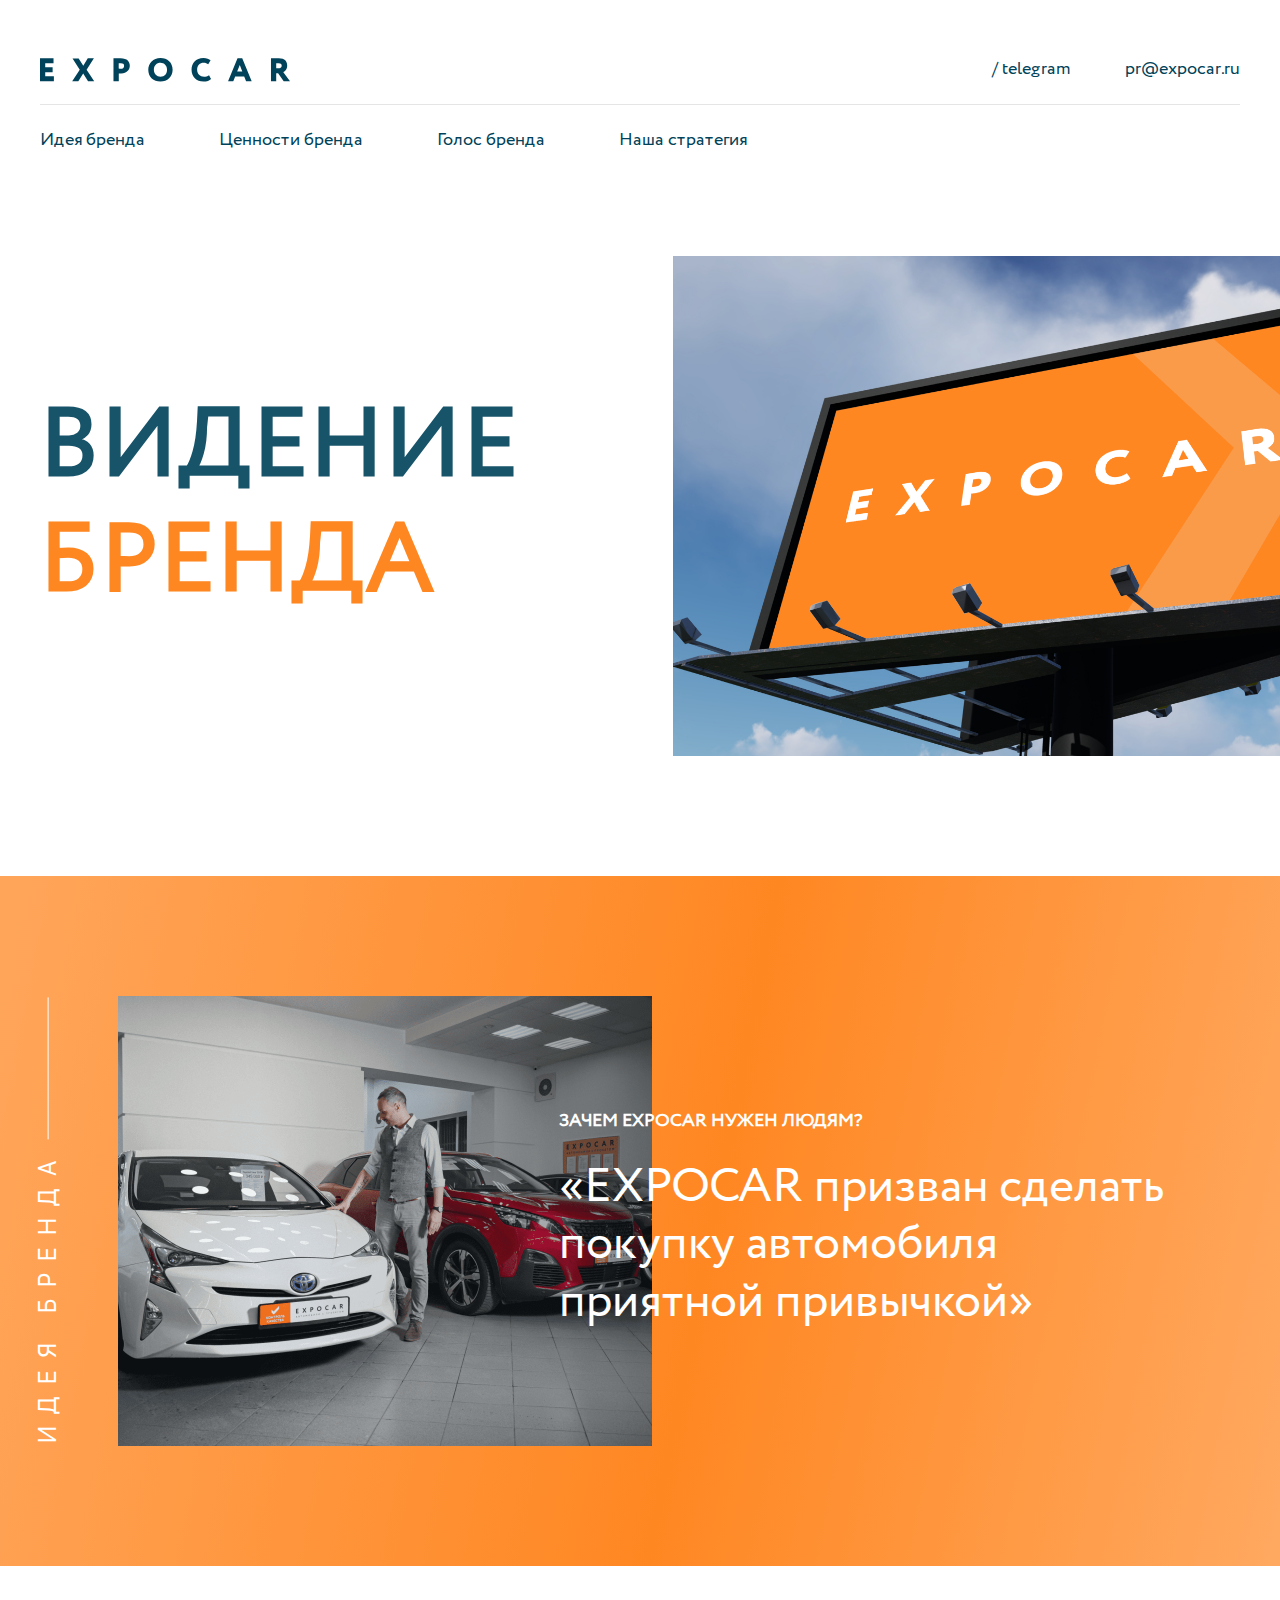
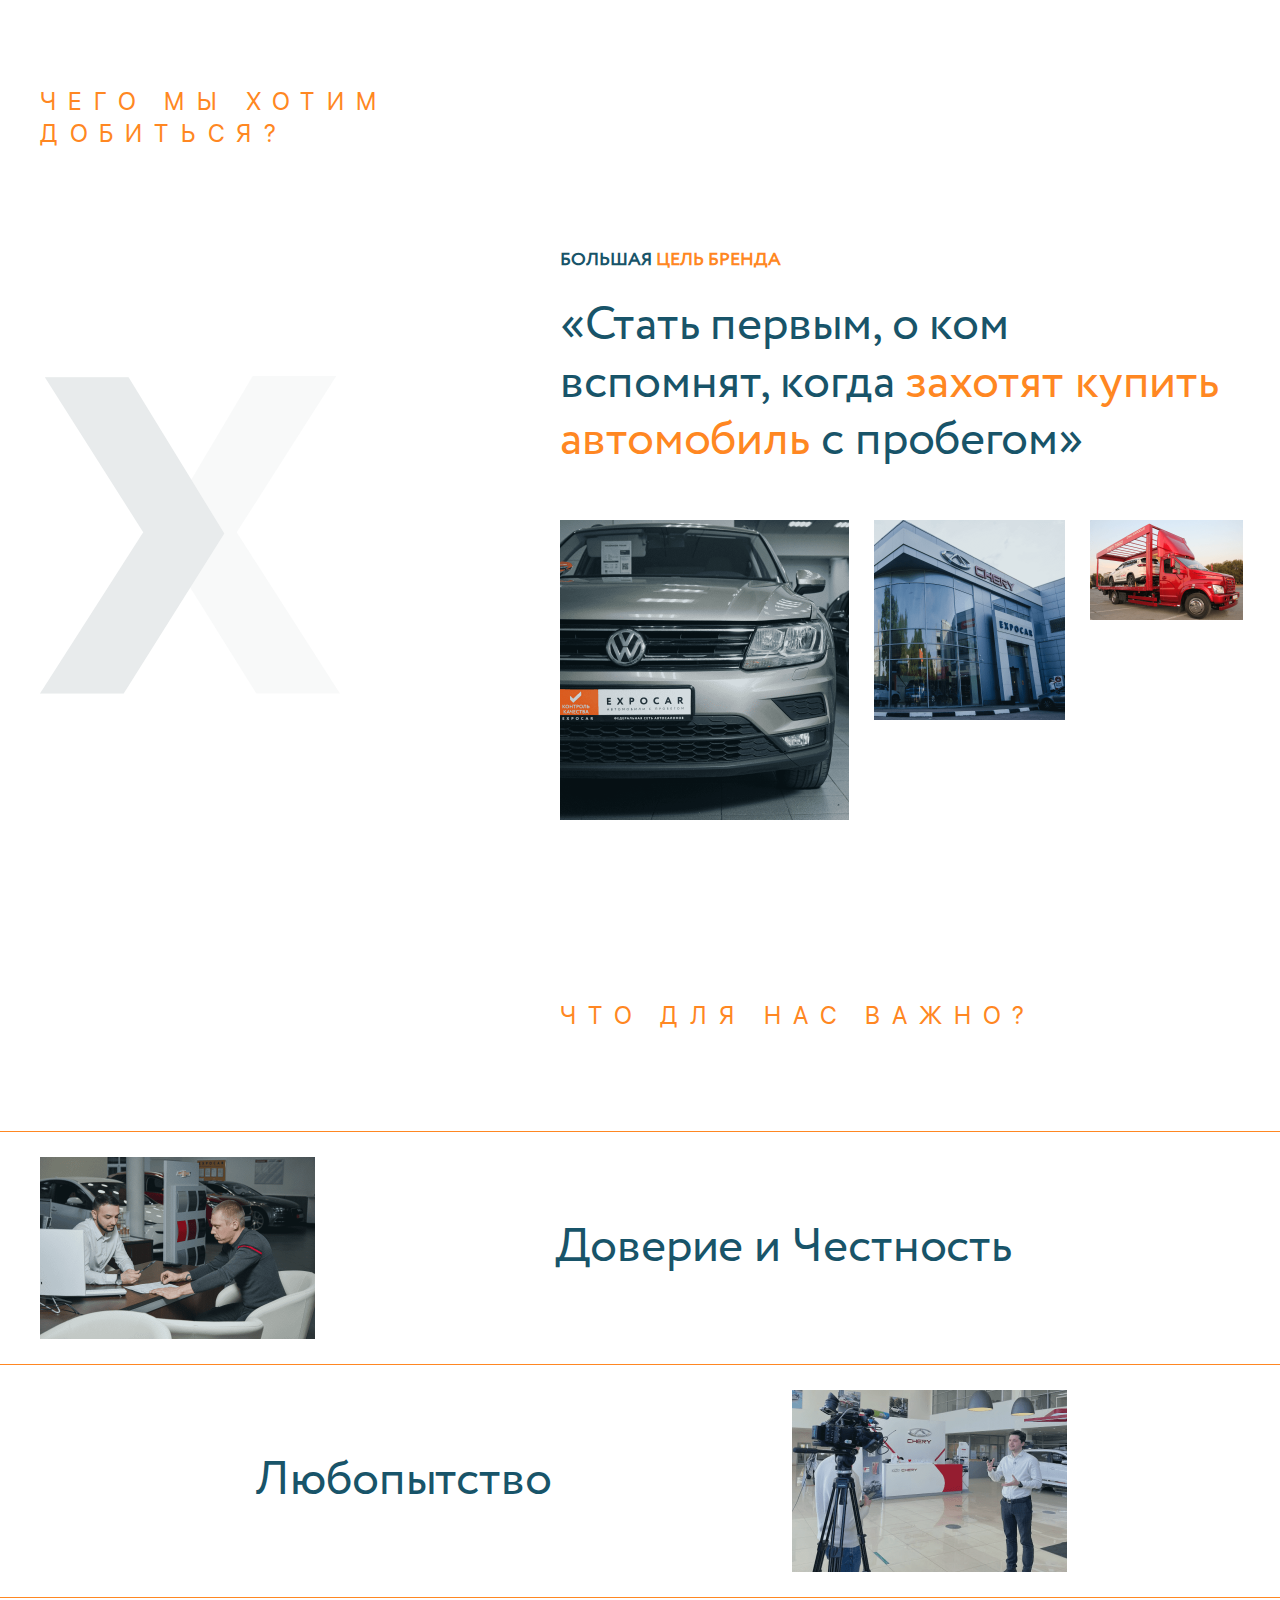
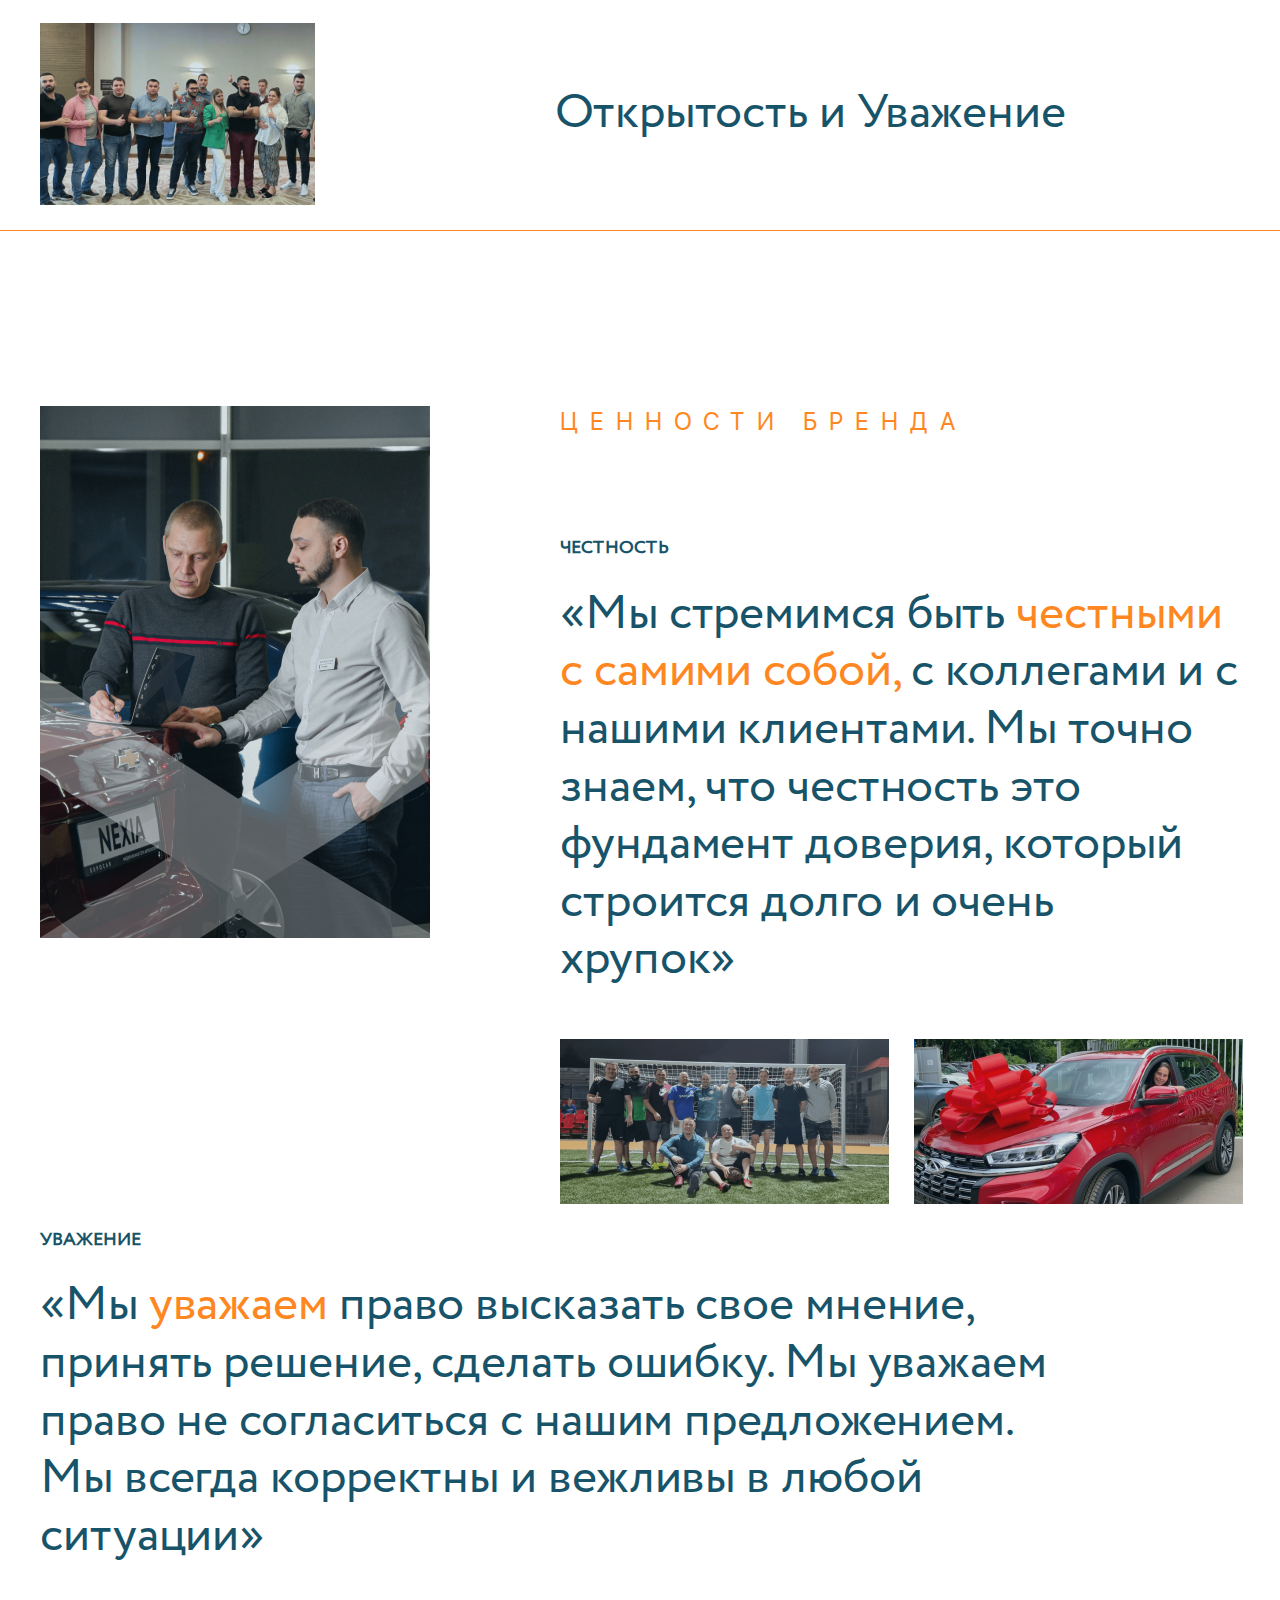
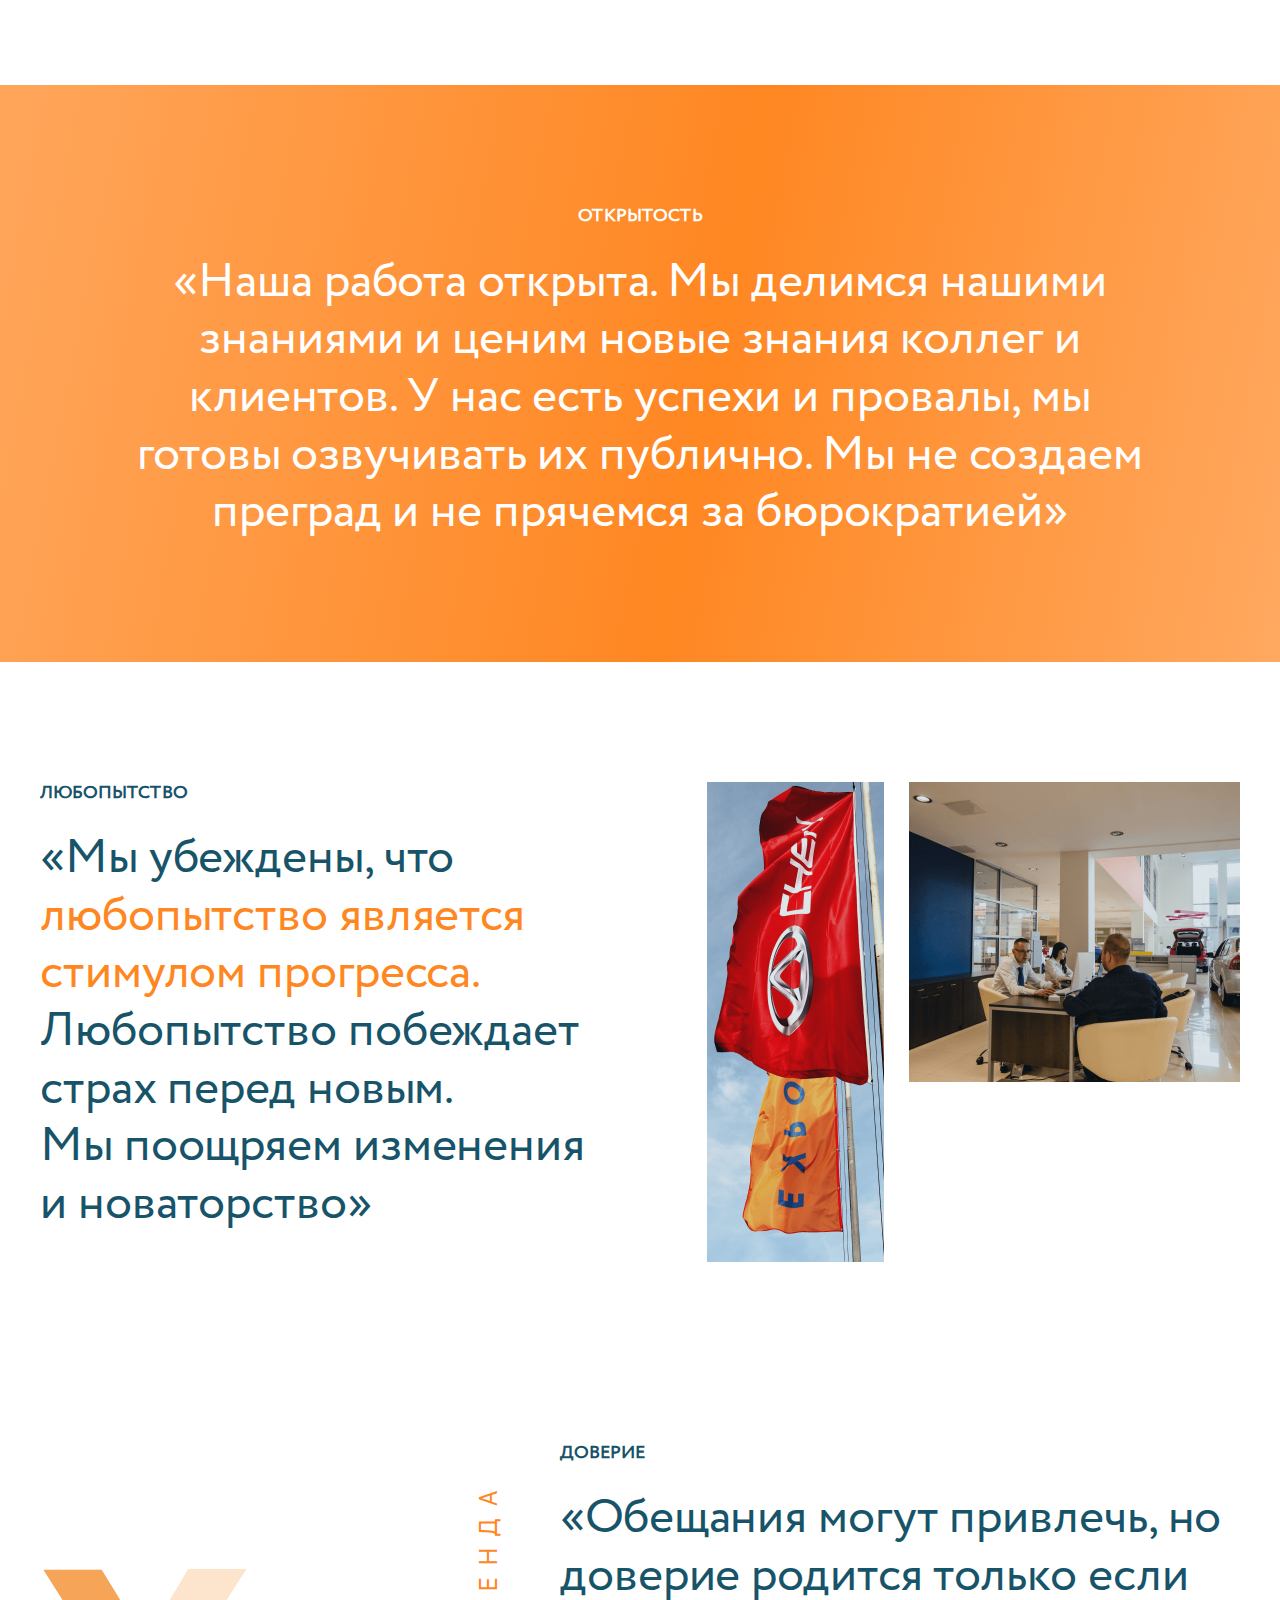
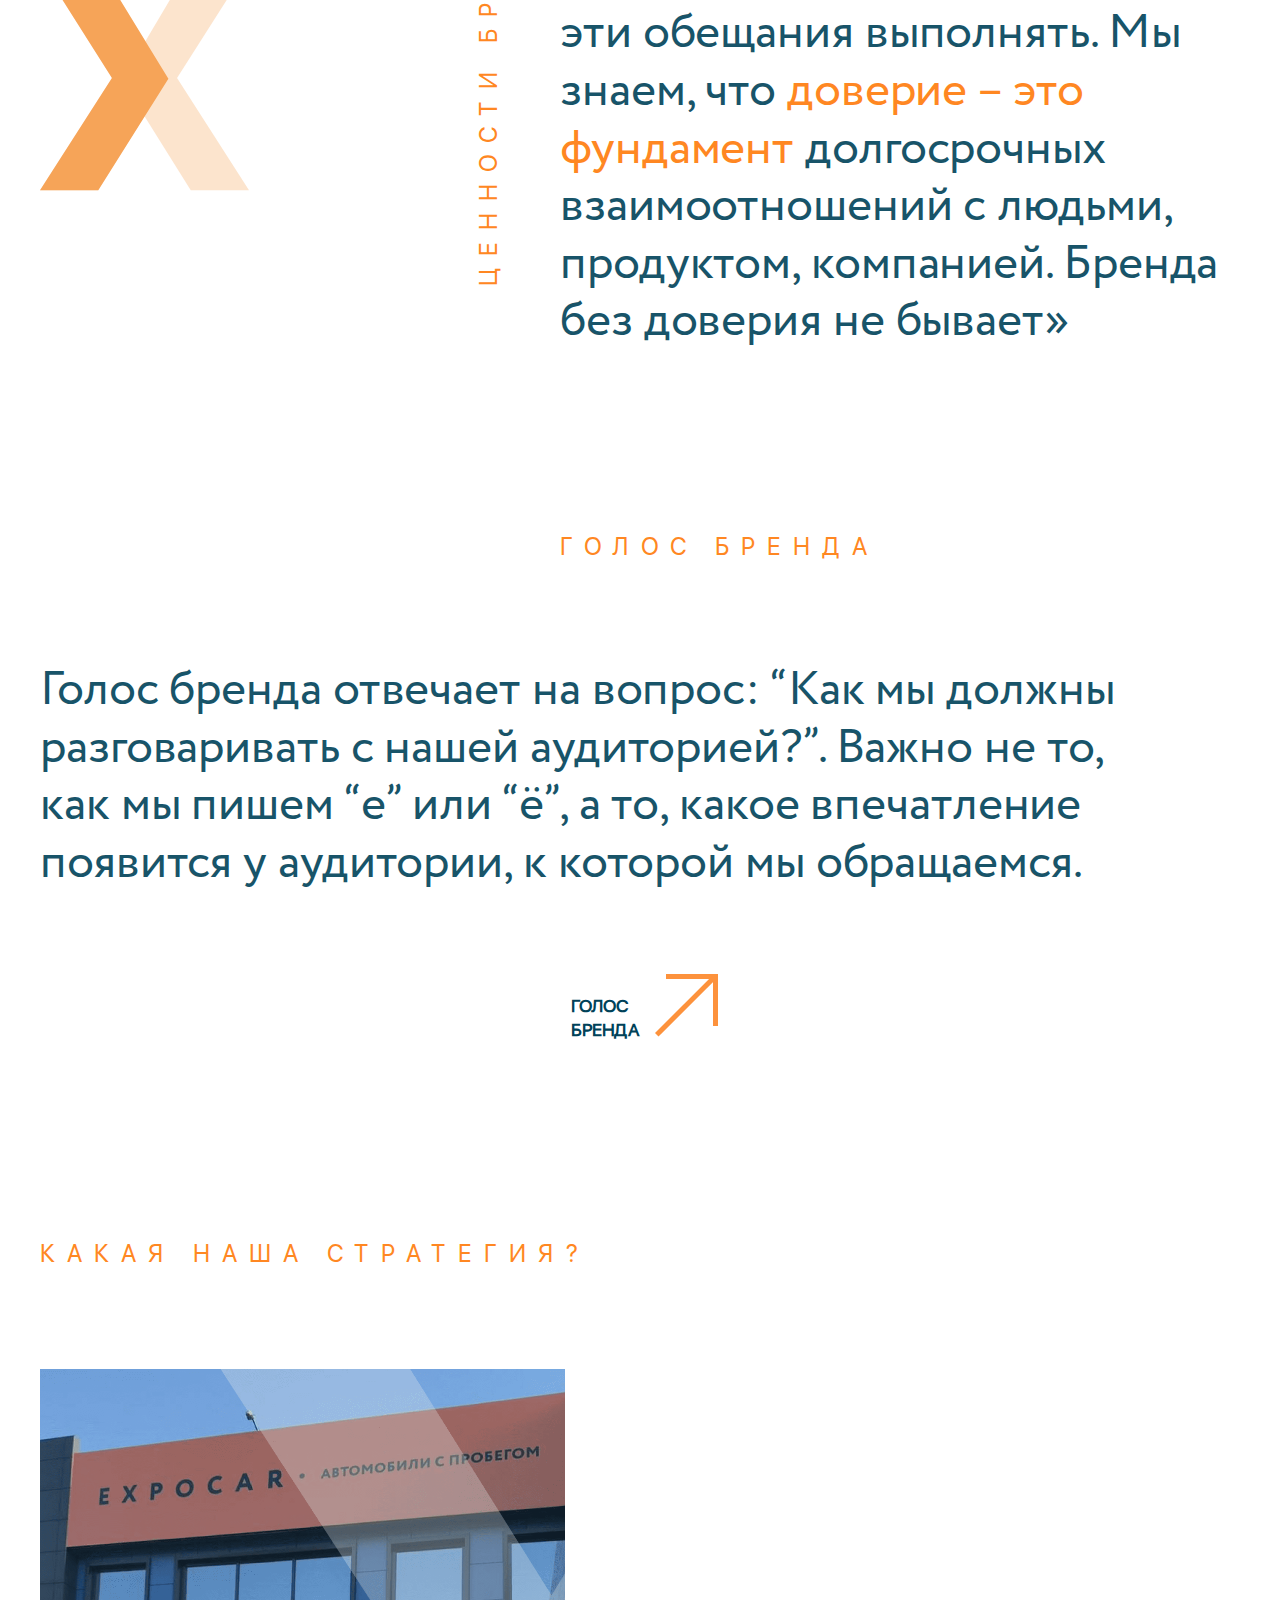
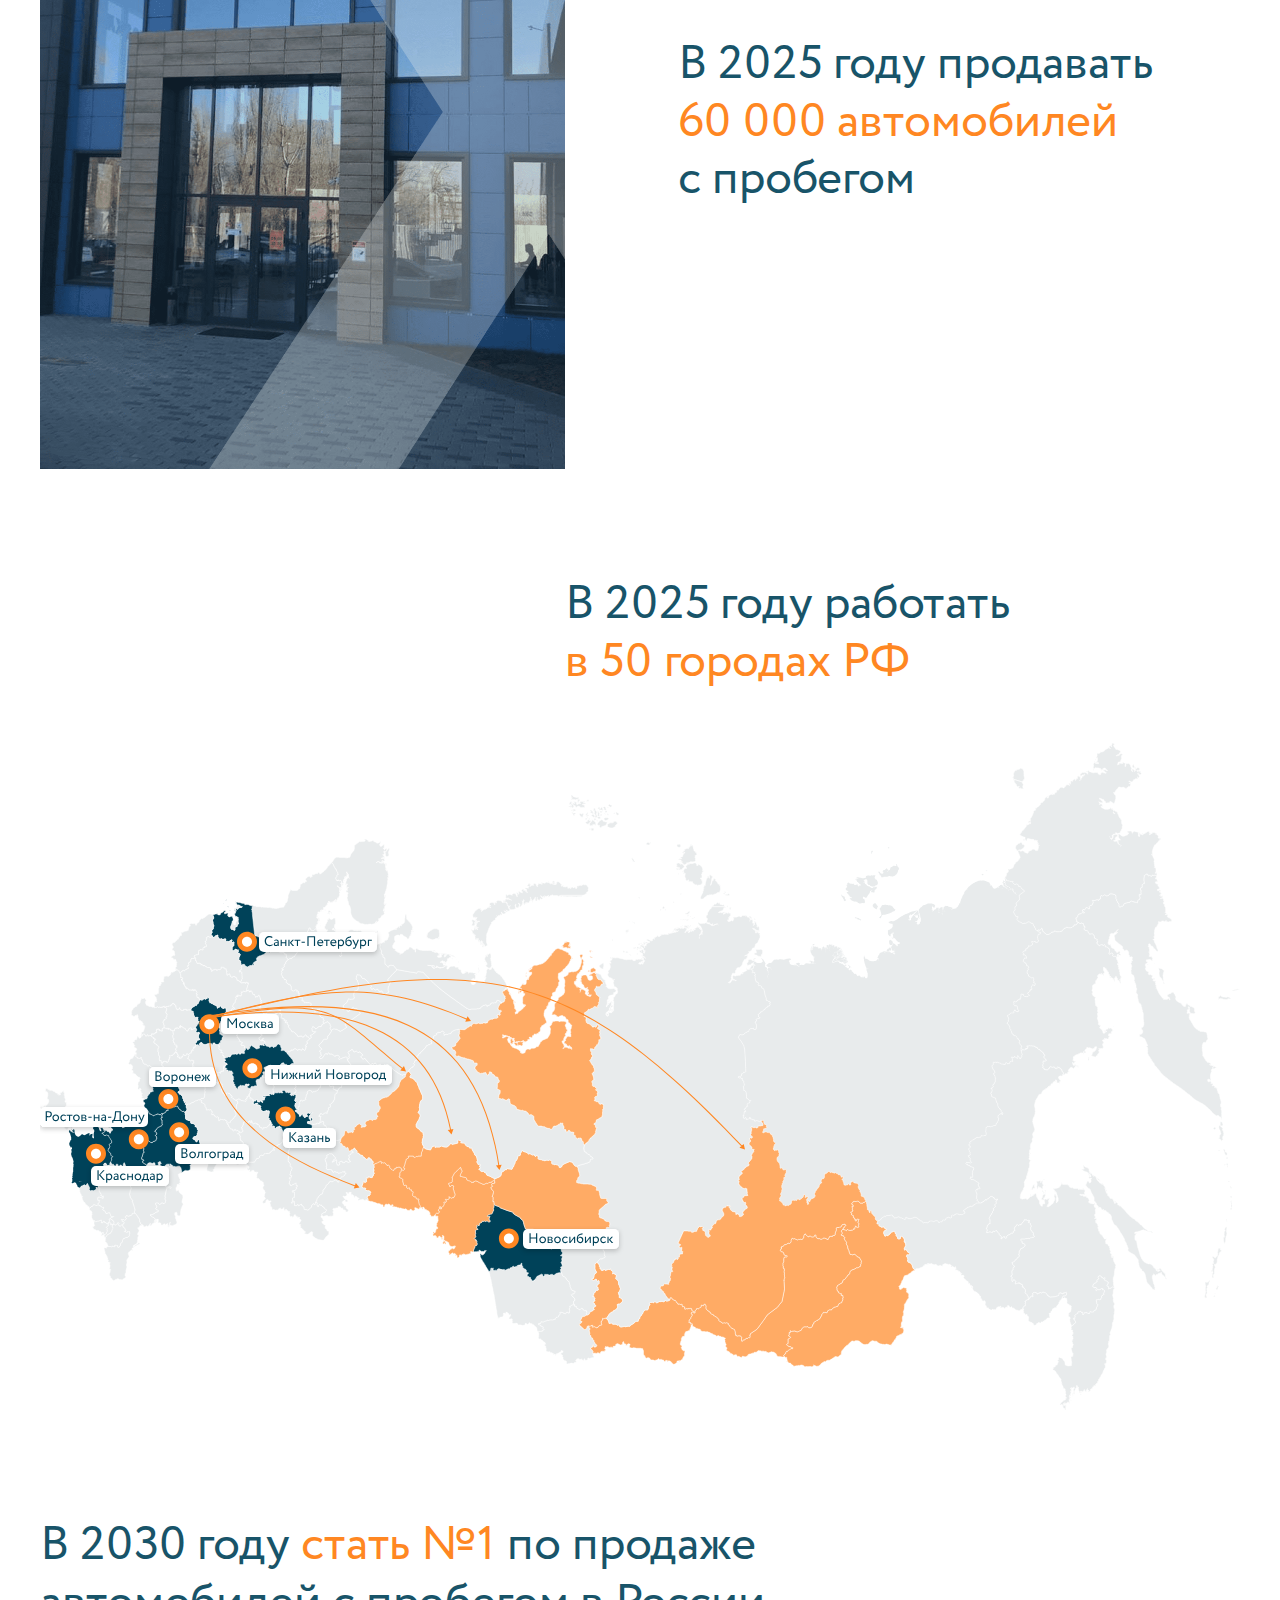
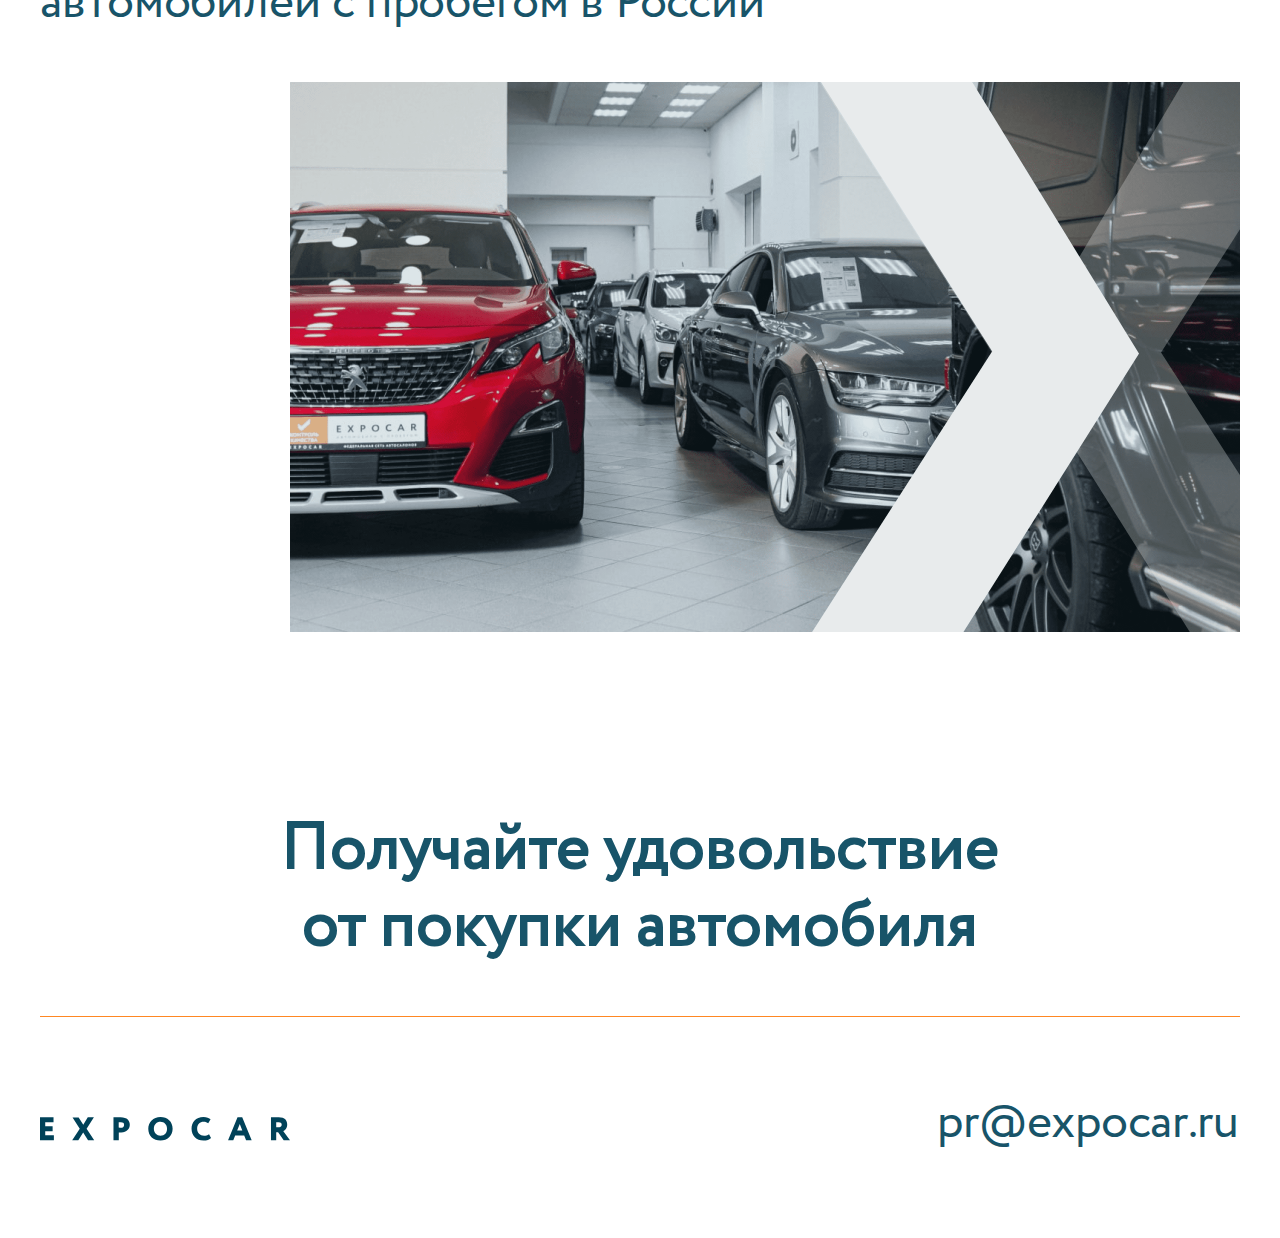
<file: index.html>
<!DOCTYPE html>
<html lang="en">

<head>
    <meta charset="UTF-8">
    <meta http-equiv="X-UA-Compatible" content="IE=edge">
    <meta name="viewport" content="width=device-width, initial-scale=1.0">
    <title>Видение бренда EXPOCAR</title>
    <link rel="stylesheet" href="css/style.css">
    <link rel="icon" type="image/x-icon" href="https://expocar.ru/favicon.ico" />
	<meta property="og:title" content="Видение бренда EXPOCAR" />
	<meta property="og:description" content="Видение бренда EXPOCAR: рассказываем, зачем EXPOCAR нужен людям и какая цель у бренда." />
	<meta property="og:type" content="website" />
	<meta property="og:image" content="https://brand-platform.expocar.ru/img/frame-org.png" />
	<meta property="og:url" content="https://brand-platform.expocar.ru/" />    
    <meta property="og:site_name" content="Видение бренда EXPOCAR">
    <meta property="og:locale" content="ru">	
    <meta name="yandex-verification" content="110da0b7a22318aa" />
    <meta name="google-site-verification" content="z5BgwyEZH6LH8UkiJjR_zlWwCVhIoGoBkMC6m5u4Nxo" />
    <!-- Yandex.Metrika counter -->
    <script type="text/javascript">
        (function (m, e, t, r, i, k, a) {
            m[i] = m[i] || function () { (m[i].a = m[i].a || []).push(arguments) };
            m[i].l = 1 * new Date(); k = e.createElement(t), a = e.getElementsByTagName(t)[0], k.async = 1, k.src = r, a.parentNode.insertBefore(k, a)
        })
            (window, document, "script", "https://mc.yandex.ru/metrika/tag.js", "ym");

        ym(89704635, "init", {
            clickmap: true,
            trackLinks: true,
            accurateTrackBounce: true
        });
    </script>
    <noscript>
        <div><img src="https://mc.yandex.ru/watch/89704635" style="position:absolute; left:-9999px;" alt="" /></div>
    </noscript>
    <!-- /Yandex.Metrika counter -->
    <!-- Global site tag (gtag.js) - Google Analytics -->
    <script async src="https://www.googletagmanager.com/gtag/js?id=G-5KB6MSPC41"></script>
    <script>
        window.dataLayer = window.dataLayer || [];
        function gtag() { dataLayer.push(arguments); }
        gtag('js', new Date());

        gtag('config', 'G-5KB6MSPC41');
    </script>
</head>
<body>
    <header class="header">
        <div class="header__block-top">
            <div class="header__block-top-left">
                <a href="/" class="header__logo"><img src="img/Group.svg"></a>
            </div>
            <div class="header__block-top-right">
                <div class="block-top-right__text">
                    <a class="header__phone" href="https://t.me/expocar_auto" target="_blank">/ telegram</a>
                    <a class="header__phone" href="mailto:pr@expocar.ru">pr@expocar.ru</a>
                </div>
                <label for="menuToggle" class="btn-burger">
                    <span></span>
                </label>
            </div>
        </div>
        <div class="header__block-bottom mobile-menu">
            <div class="header__block-bottom-left">
                <a href="#ideya-brenda">Идея бренда</a>
                <a href="#cennosti-brenda">Ценности бренда</a>
                <a href="#golos-brenda">Голос бренда</a>
                <a href="#nasha-strategiya">Наша стратегия</a>
            </div>
        </div>
    </header>

    <div class="container">
        <div class="section-1">
            <div class="title">
                Видение <span class="text-orange"> Бренда</span>
            </div>
            <img src="img/Frame 10.png">
        </div>
    </div>
    <div class="bg-orange">
        <div class="container container--content">
            <div class="section-2">
                <div class="text-rotate">Идея бренда</div>
                <img src="img/Group 6004.png" id="ideya-brenda">

                <div class="text-right">
                    <div class="blur__block">
                        <div class="text-right__subtitle">ЗАЧЕМ EXPOCAR НУЖЕН ЛЮДЯМ?</div>
                        <div class="text-right__title">«EXPOCAR призван сделать покупку автомобиля приятной привычкой»</div>
                    </div>
                </div>
            </div>
        </div>
    </div>


    <div class="container">
        <div class="section-3">
          <div class="section__title">ЧЕГО МЫ ХОТИМ<br> ДОБИТЬСЯ?</div>
          <div class="section-3__content">
            <div class="section-3__img ">
                <img src="img/Group 329.svg">
            </div>
            <div class="content-right">
                <div class="text-right__subtitle"> БОЛЬШАЯ <span class="text-orange">ЦЕЛЬ БРЕНДА </span></div>
                <div class="text-right__title">«Стать первым, о ком<br> вспомнят, когда <span class="text-orange">захотят купить автомобиль</span> с пробегом»</div>
                <div class="group-img">
                    <img src="img/Group 6005.png">
                    <img src="img/Group 6006.png">
                    <img src="img/Rectangle 6.png">
                </div>
                <div class="section__title section__title--two">ЧТО ДЛЯ НАС ВАЖНО?</div>
            </div>
          </div>
        </div>
    </div>
   
    <div class="section-4" >
        <div class="section-4__item">
            <div class="section-4__item-content container">
                <img src="img/Group 6008.png">
                <div class="text-right__title text-right__title--br">
                    <p>Доверие <br>и Честность</p>
                </div>
            </div>
        </div>
        <div class="section-4__item">
            <div class="section-4__item-content container">
                <div class="text-right__title text-right__title--two">
                    <p>Любопытство </p>
                </div>
                <img src="img/Group 6009.png">
            </div>
        </div>
        <div class="section-4__item">
            <div class="section-4__item-content container">
                <img src="img/Group 6010.png">
                <div class="text-right__title">
                    <p>Открытость <br>и Уважение</p>
                </div>
            </div>
        </div>
    </div>

    <div class="container" id="cennosti-brenda">
        <div class="section-3">
            <div class="section-3__content">
                <div class="honesty-img">
                    <img src="img/Frame 9.png">
                    <img src="img/Frame 14.png">
                </div>
                <div class="content-right">
                    <div class="section__title honesty--br">ЦЕННОСТИ<br> БРЕНДА</div>
                    <div class="content__text">
                        <div class="text-right__subtitle">ЧЕСТНОСТЬ</span></div>
                        <div class="text-right__title">«Мы стремимся быть <span class="text-orange">честными с самими собой,</span> с коллегами и с нашими клиентами. Мы точно знаем, что честность это <span>фундамент доверия</span>, который строится долго и очень хрупок»</div>
                    </div>
                    <div class="group-img-two">
                        <img class="group-img-two--desctop" src="img//Group 6012.png">
                        <img class="group-img-two--desctop" src="img//Group 6013.png">
                        <img class="group-img-two--mobile" src="img//Group 6024.jpg">
                        <img class="group-img-two--mobile" src="img//Group 6025.jpg">
                    </div>
                </div>
            </div>
            <div class="section-3__content-bottom">
                <div class="text-right__subtitle">УВАЖЕНИЕ</span></div>
                <div class="text-right__title">«Мы <span class="text-orange">уважаем</span> право высказать свое мнение, принять решение, сделать ошибку. <span>Мы уважаем</span><br> право не согласиться с нашим предложением.<br> <span>Мы всегда корректны</span> и вежливы в любой ситуации»</div>
            </div>
        </div>
    </div>

    <div class="bg-orange">
        <div class="container container--content container--section-5">
            <div class="section-5">
                <div class="text-right__subtitle">ОТКРЫТОСТЬ</div>
                <div class="text-right__title">«Наша работа открыта. Мы делимся нашими знаниями и ценим новые знания коллег и клиентов. У нас есть успехи и провалы, мы готовы озвучивать их публично. Мы не создаем преград и не прячемся за бюрократией»</div>
            </div>
        </div>
    </div>

    <div class="container">
        <div class="section-3 section-left-text">
            <!-- <div class="section__title honesty--br">ЦЕННОСТИ<br> БРЕНДА</div> -->
            <div class="section-3__content">
                <div class="section-3__contet-left-block">
                    <div class="text-right__subtitle">ЛЮБОПЫТСТВО</span></div>
                    <div class="text-right__title">«Мы убеждены, что <span class="text-orange">любопытство является стимулом прогресса.</span> Любопытство побеждает страх перед новым. <br><span>Мы поощряем</span> изменения<br> и новаторство»</div>
                </div>
                <div class="content-right">
                    <div class="group-img--three">
                        <img src="img//Group 6014.png">
                        <img src="img//Group 6015.png">
                    </div>
                </div>
            </div>
        </div>
    </div>
    <div class="container">
        <div class="section-3">
          <div class="section-3__content">
            <div class="section-3__img section-3__img--two">
                <img src="img/Group 95.svg">
            </div>
            <div class="content-right content-right--mobile">
                <div class="text-rotate--two section__title">ЦЕННОСТИ БРЕНДА</div>
                <div class="text-right__subtitle">ДОВЕРИЕ</span></div>
                <div class="text-right__title">«Обещания могут привлечь, но доверие родится только если эти обещания выполнять. Мы знаем, что <span class="text-orange">доверие – это фундамент</span> долгосрочных взаимоотношений с людьми, продуктом, компанией. Бренда без доверия не бывает»</div>               
                <div class="mobile-img">
                    <img src="img/Group 95.png">
                </div>
                <div id="golos-brenda" class="section__title section__title--line section__title--two">Голос бренда</div>
            </div>
          </div>
          <div class="section-3__content flex-direction-column section-3__content-block-bottom">
            <div class="text-right__title ">Голос бренда отвечает на вопрос: <span  >“Как мы должны разговаривать с нашей аудиторией?”.</span> Важно не то,<br> как мы пишем “е” или “ё”, а то, какое впечатление появится у аудитории, к которой мы обращаемся.</div>
            <a class="section__title section__title--button" href="/golos-brenda">ГОЛОС Бренда</a>  
          </div>
        </div>    
    </div>
    
    <div class="container">
        <div class="section-3">
            <div class="section__title" id="nasha-strategiya">КАКАЯ НАША <br>СТРАТЕГИЯ?</div>
            <div class="section-3__content mobile-column-reverse">
                <div class="section-3__contet-left-block mr-auto">
                    <img class="section-3__img-left" src="img/Frame 18.png">   
                    <img class="section-3__img-left section-3__img-left--mobile" src="img/Rectangle 58.png">     
                </div>
                <div class="content-right d-table">
                    <div class="text-right__title align-middle">В 2025 году продавать <span class="text-orange">60 000 автомобилей </span>с пробегом</div>
                </div>
            </div>
        </div>
        <div class="text-right__title title-city">В 2025 году работать <br><span class="text-orange">в 50 городах РФ</span></div>    
        <img class="img-map" src="img/Dinosaurs_of_Russia 5.svg">       
        <div class="section-3__content flex-direction-column ">
            <div class="text-right__title">В 2030 году  <span class="text-orange">стать  №1</span> по продаже<br> автомобилей с пробегом в России</div>  
            <div class="block-content-bottom">
                <img class="img-bottom" src="img/Frame 15.png">
            </div>
        </div>    
    </div>
  
    <footer class="container">
        <div class="block__img-footer">
            Получайте удовольствие<br> от покупки автомобиля
        </div>
        <div class="block-footer">
            <div class="flex-grow-1">
                <img class="logo" src="img/Group.svg">
            </div>
            <a class="text-right__title footer-mail" href="mailto:pr@expocar.ru">pr@expocar.ru</a>
        </div>
    </footer>
    <script src="https://cdnjs.cloudflare.com/ajax/libs/jquery/3.2.1/jquery.min.js"></script>
    <script src="js/main.js"></script>
</body>

</html>
</file>
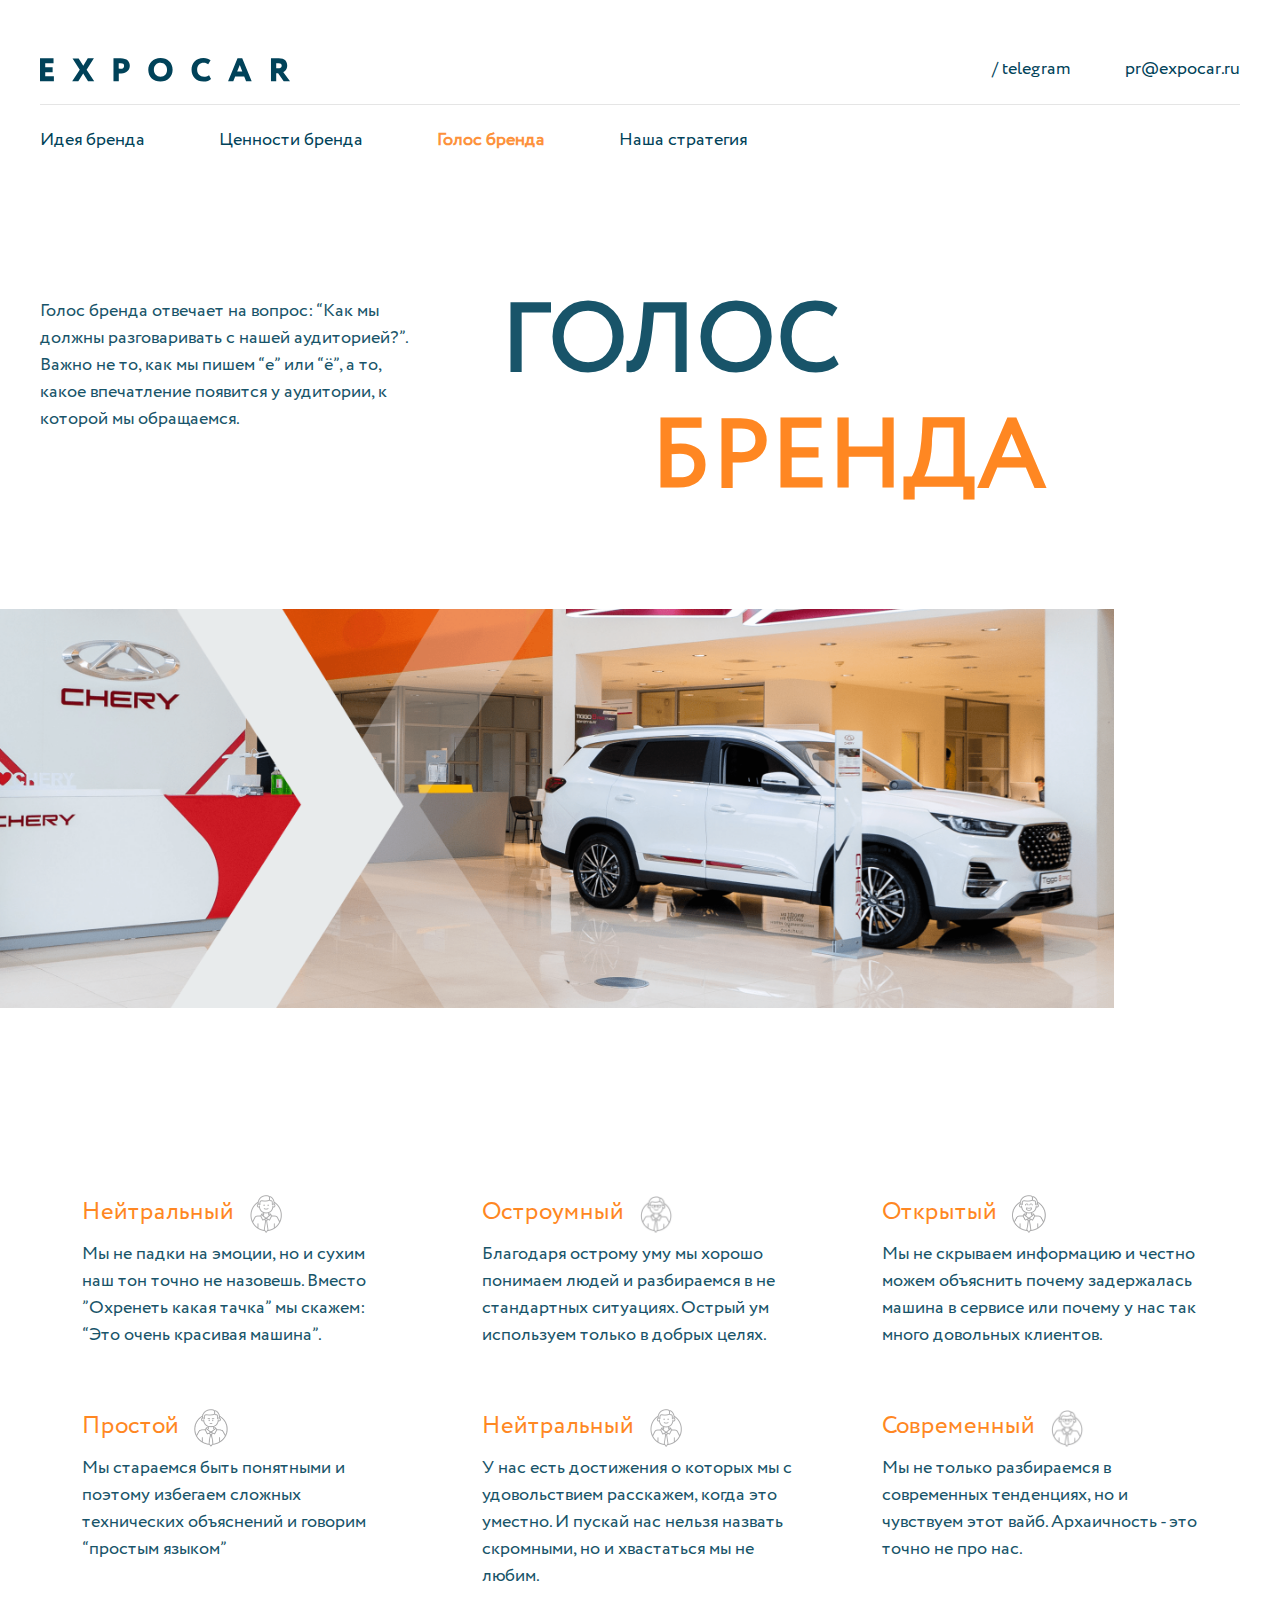
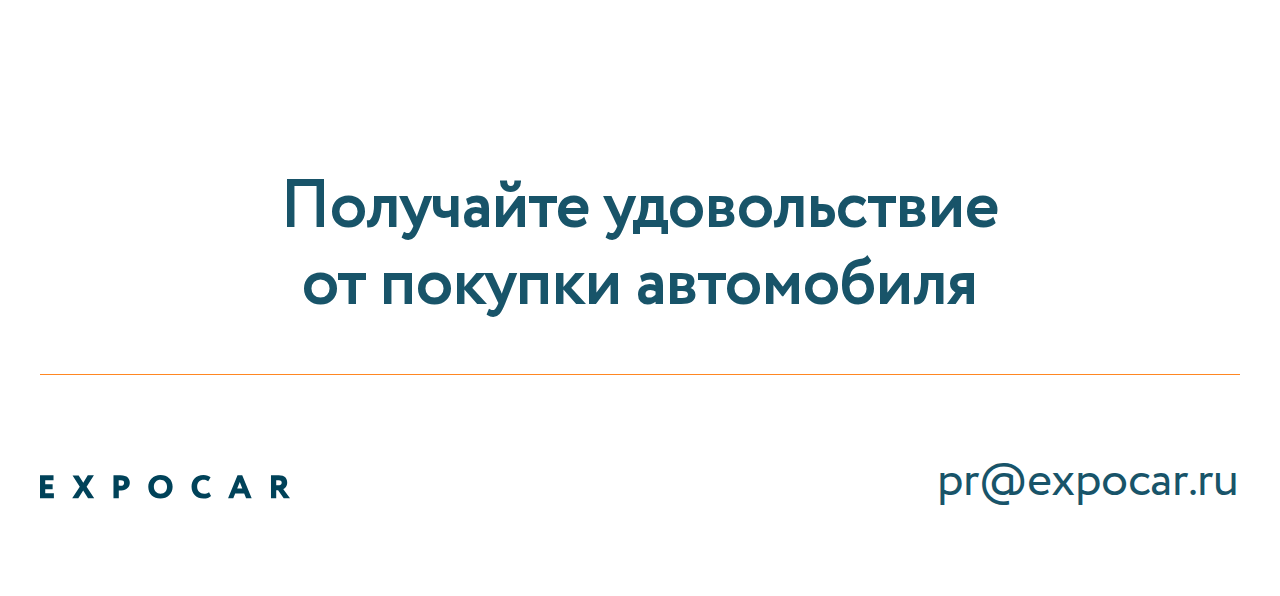
<file: golos-brenda/index.html>
<!DOCTYPE html>
<html lang="en">

<head>
    <meta charset="UTF-8">
    <meta http-equiv="X-UA-Compatible" content="IE=edge">
    <meta name="viewport" content="width=device-width, initial-scale=1.0">
    <title>Видение бренда EXPOCAR | Голос бренда</title>
    <link rel="stylesheet" href="../css/style.css">
    <link rel="icon" type="image/x-icon" href="https://expocar.ru/favicon.ico" />
</head>

<body>

    <header class="header">
        <div class="header__block-top">
            <div class="header__block-top-left">
                <a href="/" class="header__logo"><img src="../img/Group.svg"></a>
            </div>
            <div class="header__block-top-right">
                <div class="block-top-right__text">
                    <a class="header__phone" href="https://t.me/expocar_auto" target="_blank">/ telegram</a>
                    <a class="header__phone" href="mailto:pr@expocar.ru">pr@expocar.ru</a>
                </div>
                <label for="menuToggle" class="btn-burger">
                    <span></span>
                </label>
            </div>
        </div>
        <div class="header__block-bottom mobile-menu">
            <div class="header__block-bottom-left">
                <a href="/#ideya-brenda">Идея бренда</a>
                <a href="/#cennosti-brenda">Ценности бренда</a>
                <a href="/golos-brenda"  class="active">Голос бренда</a>
                <a href="/#nasha-strategiya">Наша стратегия</a>
            </div>
        </div>
    </header>

    <div class="container">
        <div class="section-golos-brand">
            <div class="golos-brand__text">
                Голос бренда отвечает на вопрос: “Как мы должны разговаривать с нашей аудиторией?”. Важно не то, как мы пишем “е” или “ё”, а то, какое впечатление появится у аудитории, к которой мы обращаемся.
            </div>
            <div class="title title-page-golos">
                Голос <span class="text-orange"> Бренда</span>
            </div>
        </div>
    </div>
    <img class="banner-golos-brand" src="../img/Frame 11.png">
    <img class="banner-golos-brand banner-golos-brand--mobile" src="../img/Group 6001(2).png">

    <div class="container">
        <div class="card-list">
                    <div class="card-list__item">
                        <div class="card-list__header">
                            <div class="card-list__title">Нейтральный</div>
                            <img class="card-list__icon" src="../img/Personas-Page05-EPS10 4.png">
                        </div>
                        <div class="card-list__text">
                            Мы не падки на эмоции, но и сухим наш тон точно не назовешь. Вместо ”Охренеть какая тачка” мы скажем: “Это очень
                            красивая машина”.
                        </div>
                    </div>
                    <div class="card-list__item">
                        <div class="card-list__header">
                            <div class="card-list__title">Остроумный</div>
                            <img class="card-list__icon" src="../img/Group 298.png">
                        </div>
                        <div class="card-list__text">
                            Благодаря острому уму мы хорошо понимаем людей и разбираемся в не стандартных ситуациях. Острый ум используем
                            только в добрых целях.
                        </div>
                    </div>
                    <div class="card-list__item">
                        <div class="card-list__header">
                            <div class="card-list__title">Открытый</div>
                            <img class="card-list__icon" src="../img/Personas-Page05-EPS10 5.png">
                        </div>
                        <div class="card-list__text">
                            Мы не скрываем информацию и честно можем объяснить почему задержалась машина в сервисе или почему у нас так
                            много довольных клиентов.
                        </div>
                    </div>
                    <div class="card-list__item">
                        <div class="card-list__header">
                            <div class="card-list__title">Простой</div>
                            <img class="card-list__icon" src="../img/Group 308.png">
                        </div>
                        <div class="card-list__text">
                            Мы стараемся быть понятными и поэтому избегаем сложных технических объяснений и говорим “простым языком”
                        </div>
                    </div>
                    <div class="card-list__item">
                        <div class="card-list__header">
                            <div class="card-list__title">Нейтральный</div>
                            <img class="card-list__icon" src="../img/Personas-Page05-EPS10 4.png">
                        </div>
                        <div class="card-list__text">
                            У нас есть достижения о которых мы с удовольствием расскажем, когда это уместно. И пускай нас нельзя назвать
                            скромными, но и хвастаться мы не любим.
                        </div>
                    </div>
                    <div class="card-list__item">
                        <div class="card-list__header">
                            <div class="card-list__title">Современный</div>
                            <img class="card-list__icon" src="../img/Group 298.png">
                        </div>
                        <div class="card-list__text">
                            Мы не только разбираемся в современных тенденциях, но и чувствуем этот вайб. Архаичность - это точно не про нас.
                        </div>
                    </div>
        </div>
    </div>

  
    <footer class="container">
        <div class="block__img-footer">
            Получайте удовольствие<br> от покупки автомобиля
        </div>
        <div class="block-footer">
            <div class="flex-grow-1">
                <img class="logo" src="../img/Group.svg">
            </div>
            <a class="text-right__title footer-mail" href="mailto:pr@expocar.ru">pr@expocar.ru</a>
        </div>
    </footer>
    <script src="https://cdnjs.cloudflare.com/ajax/libs/jquery/3.2.1/jquery.min.js"></script>
    <script src="../js/main.js"></script>
</body>
</html>
</file>
<file: css/style.css>
@font-face {
    font-family: "Circe";
    src: url("../fonts/circe.ttf");
}

@font-face {
  font-family: "SFProDisplay";
  src: url("../fonts/SFProDisplay-Regular.ttf");
}


html{
    overflow-x: hidden;
}
body{
    font-family: "Circe";
    padding: 0;
    margin: 0;
    overflow-x: hidden;

    position: relative;
    color: #185469;
}
.d-flex{
    display: flex;
} 
.text-rotate,
.section__title{
  font-family: "SFProDisplay";
}


.flex-direction-column{
  flex-direction: column;
}

.flex-wrap{
    flex-wrap: wrap;
}

.flex-grow-1{
    flex-grow: 1;
}

.title{
    font-weight: 700;
    font-size: 96px;
    line-height: 120%;
    letter-spacing: 0.02em;
    text-transform: uppercase;
    color: #185469;
    padding-right: 25%;
}

.text-orange{
    color: #FF8722
}


.header {
    width: 100%;
    background: white;
    width: 1200px;
    margin: 0 auto;
    padding: 58px 0 0 ;
  }

  .container {
    width: 1200px;
    margin: 0 auto;
  }
  
  .header__block-top {
    padding-bottom: 15px;
    border-bottom: 1px solid  #E5E5E5;
    display: -webkit-box;
    display: -ms-flexbox;
    display: flex;
  }
  
  .header__block-top-left {
    -ms-flex-line-pack: start;
    align-content: flex-start;
    -webkit-box-flex: 1;
    -ms-flex-positive: 1;
    flex-grow: 1;
    position: relative;
    top: 0px;
  }

  .header__block-top-right {
    -ms-flex-line-pack: end;
      align-content: flex-end;
    display: -webkit-box;
    display: -ms-flexbox;
    display: flex;
  }
  .header__block-top-right .header__whatsapp {
    position: relative;
    top: 5px;
  }
  .header__block-top-right .header__whatsapp::before {
    content: url("/img/whatsapp.svg");
  }

  .block-top-right__text{
    display: block;
    position: relative;
    position: relative;
  }

  .block-top-right__text a{
    font-weight: 400;
    font-size: 18px;
    line-height: 130%;
    color: #004259;
    text-decoration: none;
    padding-left: 50px;
  }
  
  .header__block-bottom {
    display: -webkit-box;
    display: -ms-flexbox;
    display: flex;
  }
  
  .header__block-bottom-left {
    -ms-flex-line-pack: start;
        align-content: flex-start;
    -webkit-box-flex: 1;
        -ms-flex-positive: 1;
            flex-grow: 1;
    padding-top: 24px;
  }
  .header__block-bottom-left a {
    margin-right: 70px;
    font-weight: 400;
    font-size: 18px;
    line-height: 130%;
    color: #004259;
    text-decoration: none;
    transition: 0.25s;
  }
  .footer-mail:hover,
  .block-top-right__text a:hover,
  .header__block-bottom-left a:hover{
    color: #FD923C;
    transition: 0.25s;
  }
  .header__block-bottom-left a.active{
    color: #FD923C;
  }
  .header__block-bottom-right {
    -ms-flex-line-pack: end;
        align-content: flex-end;
    display: -webkit-box;
    display: -ms-flexbox;
    display: flex;
  }


  .header__block-bottom-right .my__applications {
    color: #004259;
    display: -webkit-box;
    display: -ms-flexbox;
    display: flex;
    text-decoration: none;
    font-size: 18px;
    position: relative;
    top: 20px;
    margin-right: 32px;
    transition: 0.25;
  }

  .header__block-bottom-right .my__applications:hover{
    color: #FD923C;
    transition: 0.25;
  }

  .header__block-bottom-right .header__login {
    color: #004259;
    display: -webkit-box;
    display: -ms-flexbox;
    display: flex;
    text-decoration: none;
    font-size: 18px;
    position: relative;
    top: 11px;
    border: 1px solid #004259;
    box-sizing: border-box;
    border-radius: 30px;
    padding: 6px 10px 3px;
  }

  .header__block-bottom-right .header__login svg{
    width: 16px;
    height: 17px;
    fill: #004259;
    padding: 4px 0px 4px 13px;
  }

  .header__block-bottom-right .header__login-autorization {
    color: #004259;
    display: -webkit-box;
    display: -ms-flexbox;
    display: flex;
    text-decoration: none;
    font-size: 18px;
    position: relative;
    top: 12px;
    border: 1px solid #004259;
    box-sizing: border-box;
    border-radius: 30px;
    padding: 9px 11px 4px;
  }


  .header__block-bottom-right .header__login-autorization svg {
    width: 16px;
    height: 17px;
    fill: #004259;
    padding: 4px 0px 4px 12px;
    transform: rotate(-45deg);
    position: relative;
    top: 2px;
  }

  .btn-burger{
    display: none;
    cursor: pointer;
  }
  .header__icon-lk{
    display: none;
  }

  .header__block-bottom-left .active{
    color: #FD923C;
    font-weight: 700;
  }

.logo,
.header__logo img{
    width: 250px;
}

.section-1{
    margin: 104px 0 120px;
    display: flex;
    align-items: center;
    touch-action: none;
    height: auto;

}

.section-1 .title span{
  display: inline;
}

.bg-orange{
    background: linear-gradient(100.86deg, rgba(255, 135, 34, 0.75) 1.75%, #FF8722 55.22%, rgba(255, 135, 34, 0.7) 102.77%);
}

.container--content{
    padding: 120px 0;
    margin: 0 auto 120px;
}

.section-2{
  display: flex;
  position: relative;
}

.section-2 img{
  position: relative;
  left: 78px;
  width: 534px;
height: 450px;
}


.text-rotate{
  font-weight: 500;
  font-size: 24px;
  line-height: 120%;
  text-align: center;
  letter-spacing: 0.5em;
  color: #FFFFFF;
  transform: rotate(-90deg);
  text-transform: uppercase;
  position: absolute;
  display: flex;
  top: 215px;
  left: -210px;
}

.text-rotate::after{
  content: '';
  display: block;
  width: 142px;
  height: 1px;
  background: white;
  position: relative;
  top: 14px;
  left: 10px;
}

.text-right{
  position: relative;
  top: 64px;
  color: #FFFFFF;
  right: 15px;
}

.text-right__subtitle{
  font-weight: 700;
  font-size: 18px;
  line-height: 130%;
  text-transform: uppercase;
  margin-bottom: 25px;
}

.text-right__title{
  font-weight: 400;
  font-size: 48px;
  line-height: 120%;
  letter-spacing: -0.002em;
}
.text-right__title br{
  display: block;
}

.section__title{
  font-weight: 500;
  font-size: 24px;
  line-height: 130%;
  letter-spacing: 0.5em;
  color: #FF8722;
}

.section-4 .text-right__title--br p br{
  display: none;
}

.section-3__content{
  display: flex;
  margin-top: 100px;
}
.section-3__img{
  flex-grow: 1;
  position: relative;
}

.section-3__img img{
  position: relative;
  top: 127px;
}
.content-right{
  display: flex;
  flex-direction: column;
  color: #185469;
  width: 680px;
  position: relative;
}

.group-img{
  display: flex;
  margin-top: 50px;
  align-items: flex-start;
}

.group-img-two img,
.group-img img{
  margin-right: 25px;
}

.group-img-two img:nth-child(2){
  margin-right: 0;
  padding-right: 0;
}
.group-img-two img:nth-child(4){
  margin-right: 0;
  padding-right: 0;
}

.section__title--two{
  margin-top: 180px;
  width: 500px;
  text-transform: uppercase;
}

.section-4{
  margin: 100px 0 175px;
  width: 100%;
  border-bottom: 1px solid #FF8722;
}

.section-4__item{
  width: 100%;
  border-top: 1px solid #FF8722;
  display: flex;
}
.section-4__item-content{
  display: flex;
  margin: 0 auto;
}
.section-4__item{
  padding: 25px 0;
}


.section-4 .text-right__title{
  display:table; 
  margin:0 0 0 240px;
}

.section-4  .text-right__title--two{
  display:table; 
  margin: 0px 240px 0 215px;
}

.section-4  .text-right__title p{
  display:table-cell!important;
	vertical-align:middle;
  color: #185469;
}
.section-4  .text-right__title p br{
  display: none;
}

.honesty-img{
  flex-grow: 1;
}

.honesty-img img{
  width: 390px;
height: 532px;
}

.honesty-img img:nth-child(2){
  display: none;
}

.content__text{
  margin-top: 100px;
}

.honesty--br br{
  display: none;
}

.group-img-two{
  display: flex;
  margin-top: 50px;
}

.section-3__content-bottom{
  margin-top: 25px;
  color: #185469;
  width: 1116px;
}

.container--section-5{
  margin-top: 120px;
}

.section-5{
  color: white;
  text-align: center;
  width: 1024px;
  margin: 0 auto;
}

.group-img--three{
  display: flex;
  align-items: flex-start;
}

.section-left-text{
  margin-bottom: 180px;
}

.group-img--three img{
  margin-right: 25px;
}

.group-img--three img:nth-child(2){
  margin-right: 0;
}
.section-left-text .section__title{
  justify-content: flex-end;
  display: flex;
  padding-right: 260px;
}

.section-3__contet-left-block{
  margin-right: 100px;
}

.text-rotate--two{
  position: absolute;
  transform: rotate(270deg);
  left: -275px;
  top: 225px;
}

.mobile-img{
  display: none;
}

.section__title--button{
  text-decoration: none;
  font-weight: 700;
  font-size: 18px;
  line-height: 130%;
  text-transform: uppercase;
  color: #004259;
  margin-top: 102px;
  display: flex;
  width: 73px;
  letter-spacing: 0;
  position: relative;
  left: 605px;
  justify-content: end;
} 

.section__title--button::after{
  content: url("data:image/svg+xml;charset=UTF-8,%3csvg width='63' height='63' viewBox='0 0 63 63' fill='none' xmlns='http://www.w3.org/2000/svg'%3e%3crect x='58' width='5' height='52' fill='%23FD923C'/%3e%3crect x='11' width='52' height='5' fill='%23FD923C'/%3e%3crect width='80' height='5' transform='matrix(0.707107 -0.707107 0.707275 0.706938 0.00195312 59.0039)' fill='%23FD923C'/%3e%3c/svg%3e ");
  margin-left: 15px;
  position: relative;
  bottom: 20px;
}

.section-3{
  position: relative;
}

.section-3__content-block-bottom{
  margin-bottom: 175px;
}

.d-table{
  display: table;
}

.align-middle{
  display: table-cell !important;
  vertical-align: middle;
}

.align-middle span{
  display: block;
}

.mr-auto{
  margin-right: 113px;
}
.section-3__img-left--mobile{
  display: none;
}

.title-city{
  position: relative;
  left: 525px;
  margin: 100px 0 50px; 
}

.section-3__img-left{
  height: 700px;
  width: 525px;
}

.img-map{
  width: 100%;
}

.block-content-bottom{
  margin: 50px 0 180px;
  justify-content: end;
  display: flex;
}
.block__img-footer{
  display: flex;
  margin-bottom: 100px;
  padding-bottom: 50px;
  border-bottom: 1px solid #FF8722;
  font-weight: 700;
  font-size: 64px;
  line-height: 120%;
  text-align: center;
  color: #185469;
  justify-content: center;
}

.img-footer{
  width: 733px;
  margin: 0 auto;

}

.footer-mail{
  text-decoration: none;
  color: #185469;
  position: relative;
  bottom: 22px;
}

.block-footer{
  display: flex;
  margin-bottom: 63px;
}

.section-golos-brand{
  margin: 146px 0 80px;
  display: flex;
}
.golos-brand__text{
  width: 480px;
  font-size: 18px;
  line-height: 27px;
  margin-right: 93px;
}
.title-page-golos{
  padding: 0;
  bottom: 12px;
  position: relative;
}

.title-page-golos span{
  position: relative;
  left: 150px;
}
.banner-golos-brand{
  width: 80%;
  height: auto;
  object-fit: cover;
  margin-bottom: 180px;
}


.banner-golos-brand--mobile{
  display: none;
}

.card-list{
  display: flex;
  flex-wrap: wrap;
  width: 100%;
  margin-bottom: 120px;

}

.card-list__item {
  width: 316px;
  margin: 0 auto;
  margin-bottom: 60px;
}

.card-list__header{
  display: flex;
  margin-bottom: 8px;
}

.card-list__title{
  font-weight: 400;
  font-size: 24px;
  line-height: 35px;
  color: #FF8722;
  margin-right: 15px;
}

.card-list__text{
  font-weight: 400;
  font-size: 18px;
  line-height: 27px;
  color: #185469;
}

.section-1 img {
  height: 500px;
  width: 800px;
  object-fit: cover;
  min-width: 800px;
}

.group-img img:nth-child(1){
  width: 289px;
  height: 300px;
}
.group-img img:nth-child(2){
  width: 191px;
  height: 200px;
}
.group-img img:nth-child(3){
  width: 153px;
  height: 100px;
}

.section-4__item-content img{
  width: 275px;
height: 182px;
}

.group-img-two img{
  width: 329px;
  height: 165px;
}
.group-img--three img:nth-child(1){
  width: 177px;
  height: 480px;
}

.group-img--three img:nth-child(2){
  width: 331px;
  height: 300px;
}
.img-bottom{
  width: 950px;
  height: 550px;
}

#nasha-strategiya br{
  display: none;
}

.blur__block{
  background: none;
  border-radius: 15px;
  padding: 50px;
  width: 654px;
  right: 50px;
  position: relative;
}

   .group-img-two--mobile{
    display: none;
   }
    .card-list__icon{
      width: 34px;
      height: 38px;
    }
@media(max-width:1600px){
  .banner-golos-brand{
    width: 87%;
  }
  .section-1 img{
    width: 800px;
  }
  .title{
    padding-right: 154px;
  }
}
@media(max-height:800px){
  .img-map{
    height: 500px;
  }
  .section-1 img{
    height: 400px;
  }
  .section-3__img-left {
    height: 570px;
    width: 525px;
    object-fit: cover;
  }
  .banner-golos-brand{
    height: 400px;
  }
}

@media(max-width:1450px){
  .section-1 img{
    width: 750px;
  }
}

  @media(max-width:1250px){
    .container {
        width: 100%;
        max-width: 960px;
    }

    .container--content{
        padding: 100px 0;
        margin: 0px auto 100px;
    }
        
    .container--section-5{
      margin-top: 100px;
    }
    .header{
      max-width: 960px;
      margin: 0 auto;
      padding: 50px 0px 0;
      box-sizing: border-box;
      width: 100%;
      background: white;
    }
    .logo,
    .header__logo img{
        width: 220px;
    }
    .block-top-right__text a {
        padding-left: 30px;
      }
    
    .header__block-bottom-left a {
      margin-right: 50px;
    }
    .header__block-bottom-left {
        -ms-flex-line-pack: start;
        align-content: flex-start;
        -webkit-box-flex: 1;
        -ms-flex-positive: 1;
        flex-grow: 1;
        padding-top: 21px;
    }
    .section-1{
        margin: 70px 0 100px; 
    
    }
    .title{
        font-size: 64px;
         padding-right: 23%;
         position: relative;
         right: 4px;
    }
    .section-1 img{
        object-fit: cover;
        width: auto;
        height: 500px;
        min-width: 555px;

    }

    .section-2 img{
      left: 63px;
      width: 525px;
object-fit: cover;
    }

    .text-right{
      right: 15px;
      width: 500px;
      position: absolute;
      top: 85px;
    }

    .content-right{
      width: 515px;
    }

    .group-img img {
      margin-right: 20px;
      object-fit: cover;
    }

    .group-img img:nth-child(1){
      width: 250px;
      height: 280px;
    }
    .group-img img:nth-child(2){
      width: 144px;
      height: 180px;
    }
    .group-img img:nth-child(3){
      width: 100px;
      height: 100px;
    }
    .section-3__content{
      margin-top: 70px;
    }
    .section__title--two{
      margin-top: 130px;
    }
    .content__text{
      margin-top: 70px;
    }
    .section-4 {
      margin: 70px 0 130px;
    }
    .section-4 .text-right__title{
      margin: 0 0 0 170px;
    }
    .section-4 .text-right__title--two {
      margin: 0px 240px 0 145px;
    }
    
    .group-img{
      margin-top: 30px;
    }
    .text-right__title{
      letter-spacing: 0;
    }

    .honesty-img img{
      width: 340px;
      height: 532px;
      object-fit: cover;
    }
    .group-img-two{
      margin-top: 50px;
    }

    .group-img-two img{
      width: 255px;
      object-fit: cover;
    }
    .section-3__content-bottom .text-right__title br{
      display: none;
    }
    .section-3__content-bottom .text-right__title{
      width: 97%;
    }
    .section-left-text .section__title{
      padding-right: 95px;
    }

    .group-img--three img:nth-child(1){
      width: 160px;
      object-fit: cover;
      height: 480px;
    }

    .group-img--three img:nth-child(2){
      width: 211px;
      object-fit: cover;
      height: 300px;
    }
    .section-3__contet-left-block .text-right__title br{
      display: none;
    }
    .group-img--three img{
      margin-right: 15px;
    }
    .section-3__contet-left-block{
      margin-right: 75px;
    }
    
    .section-left-text{
      margin-bottom: 130px;
    }
    .section-5{
      width: auto;
    }
    .section-3__content-bottom{
      width: auto;
    }
    .text-rotate--two{
      left: -260px; 
    }
    .section-3__content-block-bottom .text-right__title br{
      display: none;
    }
    .section__title--button{
      left: 525px;
      margin-top: 92px;
    }
    .section-3__content-block-bottom{
      margin-bottom: 125px;
    }
    .section-3__img-left{
      max-width: 100%;
    }
    .align-middle span{
      display: inline;
    }
    .mr-0{
      margin-right: 0;
    }
    .title-city{
      left: 445px;
      margin: 70px 0 40px; 
    }
    .block-content-bottom{
      margin: 30px 0 130px;
    }
    .img-bottom{
      width: 700px;
      height: 450px;
      object-fit: cover;
    }
    .block__img-footer {
      margin-bottom: 70px;
      padding-bottom: 40px;
    }
    .footer-mail{
      bottom: 19px;
    }
    .golos-brand__text {
      width: 450px;
      font-size: 18px;
      line-height: 27px;
      margin-right: 136px;
    }
    .section-golos-brand {
      margin: 100px 0 50px;
    }
    .banner-golos-brand {
      width: 90%;
      object-fit: contain;
      height: auto;
      margin-bottom: 130px;
    }
    .card-list__item {
      width: 50%;
      margin-bottom: 50px;
      padding-right: 170px;
      box-sizing: border-box;
    }
    .card-list{
      margin-bottom: 80px;
    }
    .blur__block {
      padding: 26px 23px 25px 29px;
      width: 500px;
      right: 30px;
    }
  }

  @media(max-width:1100px){
    .title {
      padding-right: 16%;
    }
  }

  @media(max-width:991px){
    .container {
        width: 100%;
        max-width: 700px;
      }
      .container--content{
        padding: 80px 0;
        margin: 0px auto 80px;
    }
      .section-1 {
        margin: 110px 0 80px;
        flex-direction: column;
        align-items: start;
        height: 390px;
      }
      .title {
        font-size: 48px;
        padding-right: 0;
        margin-bottom: 30px;
      }
      .section-1 img {
        object-fit: cover;
        position: absolute;
        right: 0;
        width: 540px;
        height: auto;
        top: 200px;
        height: 300px;
        min-width: 540px;
      }
    .header{
      width: 100%;
      position: fixed;
      top: 0;
      z-index: 101;
      height: 70px;
      margin: 0;
      max-width: 100%;
      padding: 35px 0px 0;
    }
    .header__block-bottom {
      flex-direction: column-reverse;
    }
    .header__block-top{
        background: white;
        margin: 0 auto;
        max-width: 700px;
        bottom: 30px;
        position: relative;
        padding: 30px 0 0;
    
    }
    .header__block-bottom-left a{
      display: flex;
      text-transform: uppercase;
    }
    .mobile-menu,#menuToggle {
    left: -100%;
    position: relative;
    opacity: 0;
    transition: 0.5s;
    }

    .mobile-menu-show {
        left: 0;
        position: relative;
        opacity: 1;
        transition: 0.5s;
        height: 100vh;
        height: 100vh;
        background: white;
        padding: 0 20px;
        top: -27px;
        width: 100%;
    }

    .btn-burger{
      display: block;
      position: relative;
      width: 30px;
      height: 30px;
      display: block;
      top: 0px;
    }

    .btn-burger span{
      height: 1px;
      width: 100%;
      position: absolute;
      background: #004259;
      margin: 0 auto;
      text-align: center;
      top: 10px;
      display: flex;
    }

    .btn-burger span::before{
      height: 1px;
      width: 100%;
      position: absolute;
      background: #004259;
      margin: 0 auto;
      text-align: center;
      content: "";
      top: 4px;
      transition: .4s;
    }

    .btn-burger span::after{
        height: 1.2px;
        width: 100%;
        position: absolute;
        background: #004259;
        margin: 0 auto;
        text-align: center;
        content: "";
        bottom: 4px;
      transition: .4s;
    }

    .close-burger span{
      background: none;
    }
    
    .close-burger span::before{
      transform: translateY(-4px) rotate(-135deg);
    }

    .close-burger span::after{
      transform: translateY(4px) rotate(135deg);
    }
    .block-top-right__text{
      display: none;
    }

    .header__block-top{
      border-bottom: none;
    }

    .header__block-bottom-left a{
      font-size: 20px;
      letter-spacing: .02em;
      margin: 20px 0 20px 0px;
    }
    .header__block-bottom-right .header__login {
      font-size: 20px;
      padding: 10px 20px;
    }

    .header__block-bottom-right .header__login-autorization{
      font-size: 20px;
      padding: 10px 20px;
    }
    .header__block-bottom-right .my__applications{
      font-size: 20px;
    }
    .logo,
    .header__logo img {
        width: 180px;
    }
    
    .section-2 img {
      left: 53px;
      width: 295px;
      height: 320px;
      object-fit: cover;
    }

    .text-rotate{
      font-size: 18px;
      top: 150px;
      left: -150px;
    }
    .text-right {
      right: 72px;
      width: 330px;
      position: absolute;
      top: 42px;
    }
    .text-right__subtitle {
      font-size: 14px;
      margin-bottom: 15px;
    }
    .text-right__title{
      font-size: 32px;
    }
    .text-rotate::after {
      width: 90px;    
      top: 11px;
      left: 4px;
    }

    .section-3__img img{
      width: 180px;
      height: 190px;
    }
    .content-right {
      width: 405px;
    }
    .group-img img:nth-child(1){
      width: 140px;
      height: 165px;
    }
    .group-img img:nth-child(2){
      width: 85px;
      height: 107px;
    }
    .group-img img:nth-child(3){
      width: 57px;
      height: 59px;
    }
    .section__title{
      font-size: 18px;
    }
    .section-3__content{
      margin-top: 30px;
    }
    .section-3__img img {
      top: 85px;
    }

    .group-img-two img,
    .group-img--three img,
    .group-img img {
      margin-right: 15px;
    }
    .section__title--two{
      margin-top: 100px;
      width: 210px;
    }
    .section-4 {
      margin: 30px 0 100px;
    }
    .section-4__item-content img{
      width: 211px;
      height: 140px;
    }
    .section-4 .text-right__title {
      margin: 0 0 0 85px;
    }
    .section-4 .text-right__title--two {
      margin: 0px 100px 0 90px;
    }
    .section-4  .text-right__title p br{
      display: block;
    }
    .section-4__item {
      padding: 15px 0;
    }
    .honesty-img img {
      width: 211px;
      height: 350px;
    }
    .content__text{
      margin-top: 30px;
    }
      .section-4 {
      margin: 30px 0 100px;
    }
    .section-4 .text-right__title--br p br{
      display: none;
    }
    .honesty--br br{
      display: block;
    }

    .group-img-two {
      margin-top: 30px;
    }
    .group-img-two img{
      width: 50%;
      max-height: 130px;
      object-fit: cover;
    }

    .section-3__content-bottom{
      margin-top: 5px;
    }
    .section-3__content-bottom .text-right__title{
      width: 90%;
    }
    .container--section-5{
      margin-top: 80px;
    }
    .section-left-text .section__title {
      padding-right: 230px;
    }
    .group-img--three img:nth-child(1){
      width: 96px;
      object-fit: cover;
      height: 280px;
    }

    .group-img--three img:nth-child(2){
      width: 125px;
      object-fit: cover;
      height: 175px;
    }
    .section-3__contet-left-block .text-right__title br{
      display: none;
    }
    .group-img--three img{
      margin-right: 10px;
    }
    .section-3__contet-left-block{
      margin-right: 27px;
      width: 290px;
    }
    .section-left-text{
      margin-bottom: 100px;
    }
    .section-3__img--two img{
      width: 150px;
      height: 158px;
      top: 128px;
    }
    .text-rotate--two {
      left: -200px;
    }
    .section__title--button{
      left: 335px;
      margin-top: 33px;
      font-size: 16px;
    }
    .section__title--button::after{
      content: url("data:image/svg+xml;charset=UTF-8,%3csvg width='36' height='35' viewBox='0 0 36 35' fill='none' xmlns='http://www.w3.org/2000/svg'%3e%3crect x='33.1934' width='2.77788' height='28.8899' fill='%23FD923C'/%3e%3crect x='7.08105' width='28.8899' height='2.77788' fill='%23FD923C'/%3e%3crect width='44.4461' height='2.77788' transform='matrix(0.707107 -0.707107 0.707275 0.706938 0.970703 32.7812)' fill='%23FD923C'/%3e%3c/svg%3e ");;
      margin-left: 10px;
      bottom: 0;
    }
    .section__title--line{
      width: 250px;
    }
    .section-3__content-block-bottom{
      margin-bottom: 100px;
    }
    .section-3__img-left{
      max-width: 225px;
      height: 400px;
    }
    .mr-0{
      margin-right: 0;
    }
    .align-middle span {
      display: block;
    }
    .mr-auto{
      margin-right: 0px;
    }
    .title-city {
      left: 295px;
      margin: 50px 0 30px;
    }
    .block-content-bottom{
      margin: 30px 0 116px;
    }
    .img-bottom{
      width: 389px;
      height: 300px;
    }
    .block__img-footer {
      margin-bottom: 50px;
      padding-bottom: 30px;
    }
    .block-footer{
      margin-bottom: 0;
    }
    .img-footer {
      width: 392px;
      height: 70px;
    }
    .footer-mail{
      bottom: 12px;
    }
    .golos-brand__text {
      width: 255px;
      font-size: 16px;
      line-height: 24px;
      margin-right: 26px;
    }
    .section-golos-brand {
      margin: 116px 0 35px;
    }
    .banner-golos-brand {
      width: 90%;
      object-fit: contain;
      height: auto;
      margin-bottom: 80px;
    }
    .title-page-golos{
      width: 300px;
    }
    .title-page-golos span {
      position: relative;
      left: 80px;
    }
    .card-list__title{
      font-size: 22px;
      line-height: 32px;
      margin-right: 13px;
    }
    .card-list__text{
      font-size: 16px;
      line-height: 24px;
    }
    .card-list__item {
      margin-bottom: 45px;
      padding-right: 70px;
    }
    .card-list__icon{
      width: 33px;
      height: 37px;
    }
    .card-list {
      margin-bottom: 35px;
    }
    .block__img-footer{
      font-size: 32px;
      line-height: 110%;
      text-align: center;
      letter-spacing: 0.02em;
      color: #004259;
    }
    
    .blur__block {
      padding: 17px 18px 16px 19px;
      width: 313px;
      right: 20px;
    }
  }


  @media(max-width:768px){
    .container {
      max-width: 540px;
    }
    .header__block-top-right .header__whatsapp{
      display: none;
    }
    .block-top-right__text p,
    .header__phone{
      display: none;
    }
    .header__icon-lk{
      display: block;
    }
    .header__block-top{
      max-width: 540px;
    }

    .logo,
    .header__logo img{
      width: 160px;
    }
    .block-top-right__text{
      bottom: 0px;
      top: 10px;
    }
    .btn-burger{
      top: 0px;
    }
    .close-burger span::before {
      transform: translateY(-6px) rotate(-135deg);
    }
  
    .block-top-right__text {
      padding-right: 15px;
    }
    .btn-burger span::after {
      bottom: 5px;
    }
   
    .btn-burger span::before {
      top: 5px;
    }
    .btn-burger {
      width: 25px;
    }
    .text-right {
      right: 20px;
      width: 285px;
    }
    .text-right__title {
      font-size: 28px;
    }

    .group-img--three img,
    .group-img img {
      margin-right: 10px;
    }
        .group-img-two img{
      margin-right: 0;
      padding-right: 10px;
      box-sizing: border-box;
    }
    .content-right {
      width: 320px;
      left: 15px;
      position: relative;
    }
    .section-4__item-content img {
      width: 180px;
      height: 120px;
      object-fit: contain;
    }
    .section-4 .text-right__title {
      margin: 0 0 0 55px;
    }
    .section-4 .text-right__title--two {
      margin: 0px 100px 0 85px;
    }
    .honesty-img img {
      width: 180px;
    }
    .text-rotate--two {
      left: -185px;
      top: 185px;
    }
    .section__title--button {
      left: 275px;
    }
    .banner-golos-brand {
      height: 250px;
    }
  }

  @media(max-width:640px){
    .container {
      max-width: 100%;
      padding: 0 10px;
      box-sizing: border-box;
    }
    .header{
      max-width: 100%;
      height: 70px;
    }
    .header__block-top{
      max-width: 100%;
      padding: 0 10px;
    }
  
    .logo,
    .header__logo img{
      width: 150px;
    }
    .btn-burger{
      top: 0px;
    }
    .block-top-right__text {
      padding-left: 15px;
      top: 3px;
      bottom: 0px;
    }   
    .header{
        padding: 31px 0px 0;
    }
    .btn-burger span{
        top: 9px;
    }

    .title{
        font-size: 32px;
    }

    .header__block-top{
        bottom: 0px;
    }
    .section-1 {
        margin: 95px 0 50px;
        height: 265px;
    }
    .section-1 img {
        width: auto;
        height: 200px;
        top: 160px;
        min-width: 250px;
      }
      .title{
        margin-bottom: 25px;
      }
      #menuToggle:checked ~ .mobile-menu{
        top: 0;
      }
      .container--content{
        padding: 50px 0;
        margin: 0px auto 50px;
    }
    .section-2 img {
      left: 34px;
      width: 276px;
      height: 230px;
    }
    .text-rotate {
      font-size: 14px;
      top: 110px;
      left: -95px;
    }
    .text-right__subtitle {
      font-size: 12px;
    }
    .text-rotate::after {
      width: 50px;
      top: 8px;
      left: 4px;
    }
    .text-right__title {
      font-size: 24px;
    }
    .text-right {
      right: 15px;
      width: 285px;
      top: 37px;
      position: relative;
    }
    .section__title {
      font-size: 14px;
    }

    .group-img img:nth-child(1) {
      width: 115px;
    }
    .content-right{
      left: 0;
      width: auto;
    }
    .section__title--two{
      margin-top: 80px;
    }
    .section-4 {
      margin: 30px 0 80px;
    }
    .section-4 .text-right__title {
      margin: 0 0 0 37px;
    }
    .section-4 .text-right__title--two {
      margin: 0;
      flex-grow: 1;
      margin-left: 0px;
    }
    .section-4 .text-right__title--br p br{
      display: block;
    }
    .honesty-img{
      margin-right: 40px;
    }


    .section-3__img{
      display: none;
    }
    .text-right__title br{
      display: none;
    }
    .container--section-5{
      margin-top: 50px;
    }
    .section-5{
      padding: 0 10px;
      box-sizing: border-box;
    }
    .section-left-text .section__title{
      justify-content: flex-start;
      padding-right: 0;
    }
    .section-3__contet-left-block {
      margin-right: 20px;
      width: auto;
      margin-bottom: 30px;
    }
    .section-left-text{
      margin-bottom: 80px;
    }
    .text-rotate--two {
      left: -115px;
      top: 160px;
    }
    .content-right--mobile{
      width: 300px;
    }
    .content-right--mobile .text-right__subtitle,
    .content-right--mobile .text-right__title{ 
      padding-left: 24px;
    }
    .section-3__img--two{
      display: block;
    }
    .section__title--button {
      left: 275px;
    }
    .section-3__content-block-bottom{
      margin-bottom: 80px;
    }
    .title-city {
      left: 0px;
      margin: 20px 0 0px;
    }
    .title-city br{
      display: block;
    }

    .img-map{
       width: 170%;
       height:auto;
    }

    .img-bottom {
      width: 100%;
      height: 200px;
    }
    .block-content-bottom {
      margin: 30px 0 80px;
    }
    .block__img-footer {
      margin-bottom: 25px;
      padding-bottom: 14px;
      font-size: 24px;
      line-height: 120%;
    }
    .img-footer {
      width: 281px;
      height: 58px;
    }
    .block-footer{
      flex-direction: column;
      margin-bottom: 42px;
    }
    .footer-mail {
      bottom: 0;
      margin-top: 25px;
    }
    .section-golos-brand {
      margin: 95px 0 30px;
    }
    .title-page-golos{
      width: 250px;
      bottom: 0;
    }
    .title-page-golos span {
      left: 50px;
    }
    .banner-golos-brand {
      height: auto;
      width: 280px;
      height: auto;
      width: 95%;
      padding-right: 40px;
      box-sizing: border-box;
      margin-bottom: 50px;
  
    }
    .card-list__item {
      margin-bottom: 40px;
      padding-right: 0px;
      width: 100%;
    }
    .honesty-img img:nth-child(1){
      display: none;
    }
    .honesty-img img:nth-child(2){
      display: block;
    }
    
    .blur__block {
      padding: 13px 0px 10px 15px;
      width: auto;
      right: 50px;
      box-sizing: border-box;
    }
    .group-img img:nth-child(2) {
      width: 30%;
      height: auto;
      max-height: auto;
      min-width: 82px;
      min-height: 103px;
    }
    .group-img img:nth-child(1) {
      width: 40%;
      height: auto;
      min-width: 143px;
      min-height: 159px;
    }
    .group-img img:nth-child(3) {
      width: 25%;
      height: auto;
      margin-right: 0;
      min-width: 54px;
      min-height: 57px;
    }
    .group-img-two--mobile{
      display: block;
    }
    .group-img-two--desctop{
      display: none;
    }
    .group-img-two img{
      max-height: 100%;
    }
    .mobile-menu-show{
      top: -10px;
    }
  }
  @media(max-width:555px){
    .section-3__content{
      flex-direction: column;
    }
    .honesty-img img {
      width: 100%;
      height: 320px;
    }
    .honesty-img{
      margin-right: 0px;
      margin-bottom: 30px;
    }
    .mobile-right{
      text-align: right;
    }
    .section-3__content-bottom {
      margin-top: 30px;
    }
    .section-3__content-bottom .text-right__title {
      width: 100%;
    }
    .section-3__contet-left-block {
      margin-right: 0px;
    }
    .group-img--three img:nth-child(1) {
      min-width: 115px;
      min-height: 260px;
      height: auto;
      width: 40%;
    }
    .group-img--three img:nth-child(2) {
      width: 60%;
      min-height: 190px;
      min-width: 173px;
      height: auto;
    }
    

    .section-3__img--two{
      display: none;
    }
    .mobile-img{
      display: block;
      margin-top: 25px;
    }
    .mobile-img img{
      width: 130px;
      height: 137px;
      object-fit: cover;
    }
    .section__title--button {
      font-size: 14px;
      right: 104px;
    }
    .section__title--button::after{
      content:url("data:image/svg+xml;charset=UTF-8,%3csvg width='30' height='30' viewBox='0 0 30 30' fill='none' xmlns='http://www.w3.org/2000/svg'%3e%3crect x='27.6191' width='2.38104' height='24.7628' fill='%23FD923C'/%3e%3crect x='5.2373' width='24.7628' height='2.38104' fill='%23FD923C'/%3e%3crect width='38.0966' height='2.38104' transform='matrix(0.707107 -0.707107 0.707275 0.706938 0 28.0981)' fill='%23FD923C'/%3e%3c/svg%3e ") ;
    }

    .mobile-column-reverse{
      flex-direction: column-reverse;
    }

    .section-3__img-left{
      margin-top: 30px;
      max-width: 300px;
      height: 280px;
    }
    .section-3__img-left{
      display: none;
    }
    .section-3__img-left--mobile {
      display: block;
      width: 100%;
      max-width: 100%;
      object-fit: contain;
      height: auto;
    }
    .section-golos-brand {
      flex-direction: column-reverse;
    }
    .golos-brand__text {
      width: auto;
      margin-right: 0;
      font-size: 14px;
      line-height: 21px;
    }
    .title-page-golos{
      margin-bottom: 15px;
    }
    .banner-golos-brand {
      height: auto;
      width: 100%;
      display: none;
    }
    .banner-golos-brand--mobile{
      display: block;
    }
    #nasha-strategiya br{
      display: block;
    }
    .blur__block {
      padding: 13px 0px 10px 15px;
      width: 250px;
      right: 0;
      box-sizing: content-box;
    }
    .text-right{
      top: 7px;
    }
  }
  @media(max-width:515px){
     .section-2{
      flex-direction: column;
    }
    .text-right {
      right: 0px;
      top: 7px;
      left: 34px;
      width: auto;
      margin-right: 45px;
    }
    .group-img img:nth-child(1) {
      width: 40%;
    }
    .section-2 img {
      left: 34px;
      width: auto;
      height: 230px;
      margin-right: 45px;
    }

    .blur__block{
      background: none;
      padding: 13px 0px 0px 0px;
    }
    

  }

  @media(max-width:450px){
    .section-1 img {
        width: 250px;
      }
      .section-4__item-content img {
        width: 130px;
        object-fit: cover;
        flex-grow: 1;
      }
      .section-4 .text-right__title {
        margin: 0 0 0 37px;
        width: 140px;
      }
      .section-4 .text-right__title--two {
        margin: 0px 21px 0 0px;
      }
      .section__title--button {
        right: auto;
        left: 149px;
      }
      .title{
       letter-spacing: 0;
        width: 100%;
        min-width: 310px;
      }
        .title-page-golos {
        letter-spacing: 0.02em;
        width: 250px;
        min-width: 250px  ;
      }
      .honesty-img img {
        height: 280px;
      }
    .group-img-two img {
      max-height: 0;
      min-height: 130px;
    }
  }
</file>
